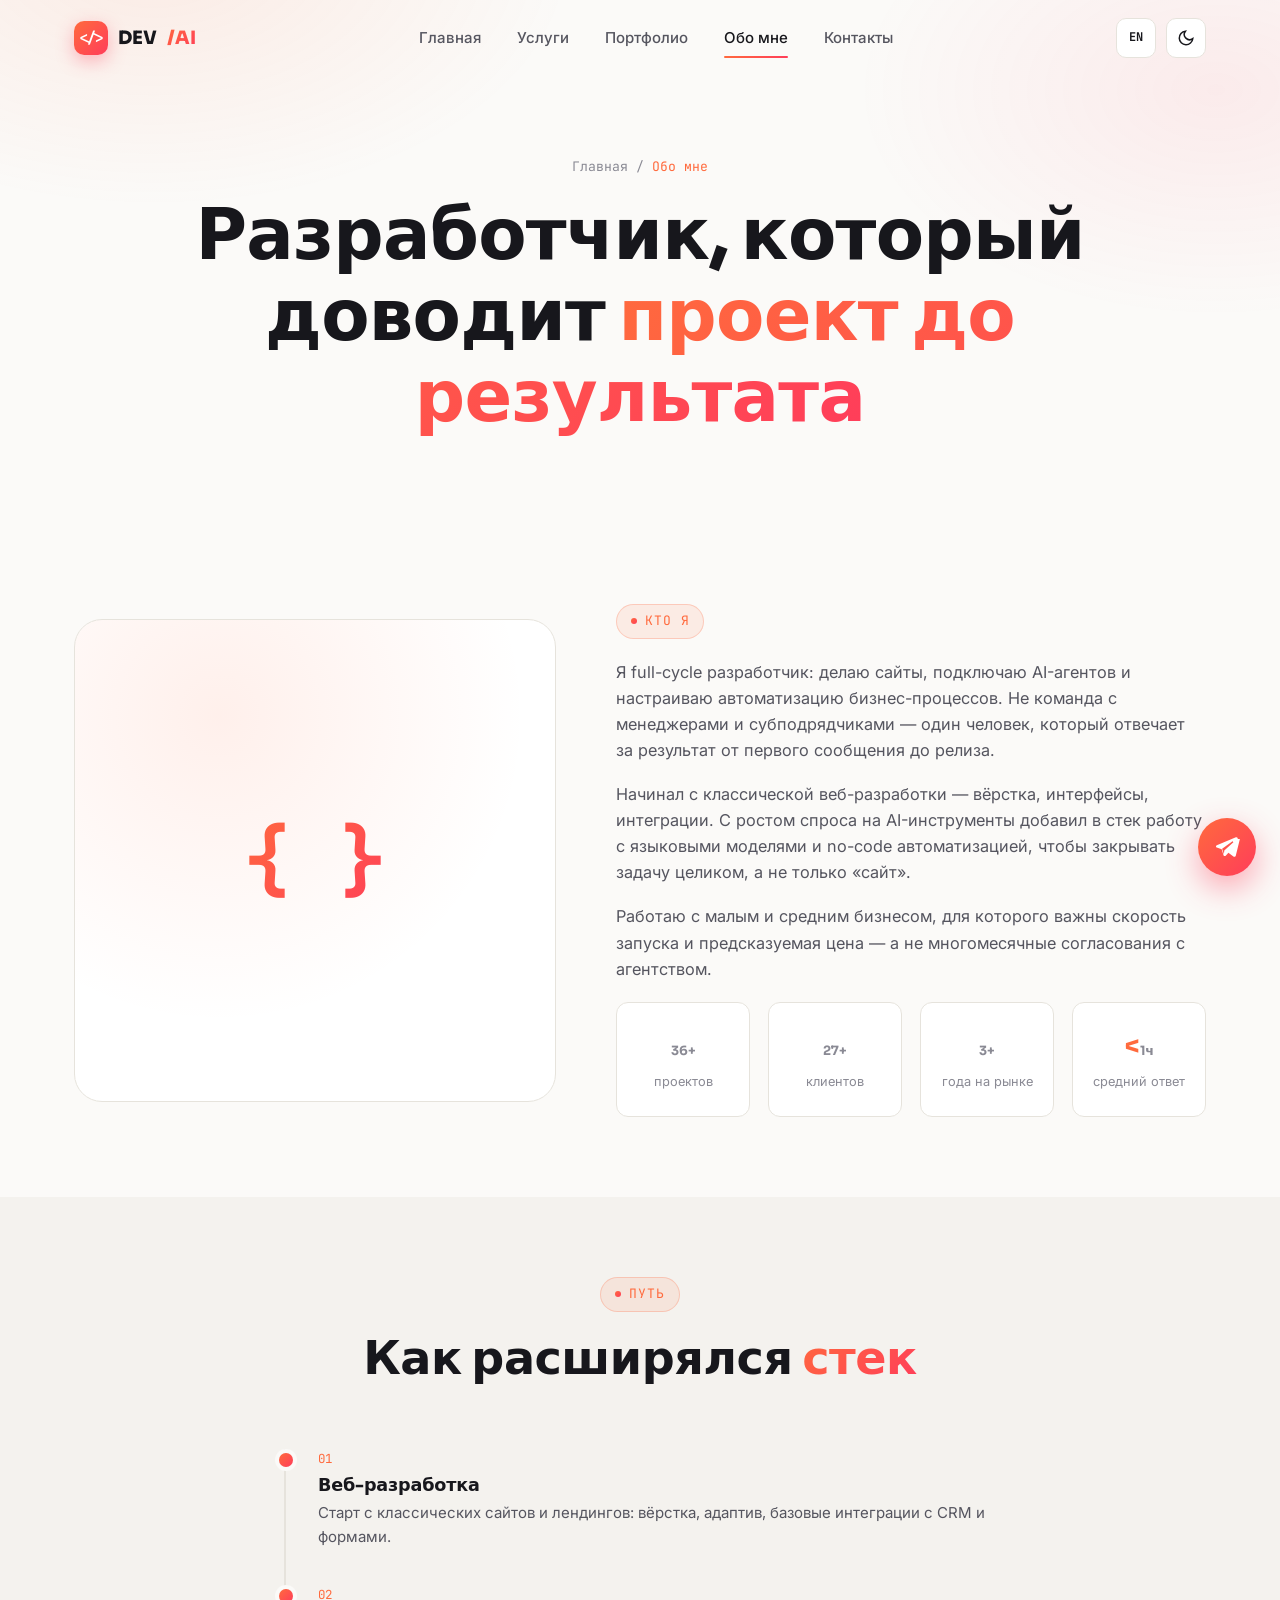
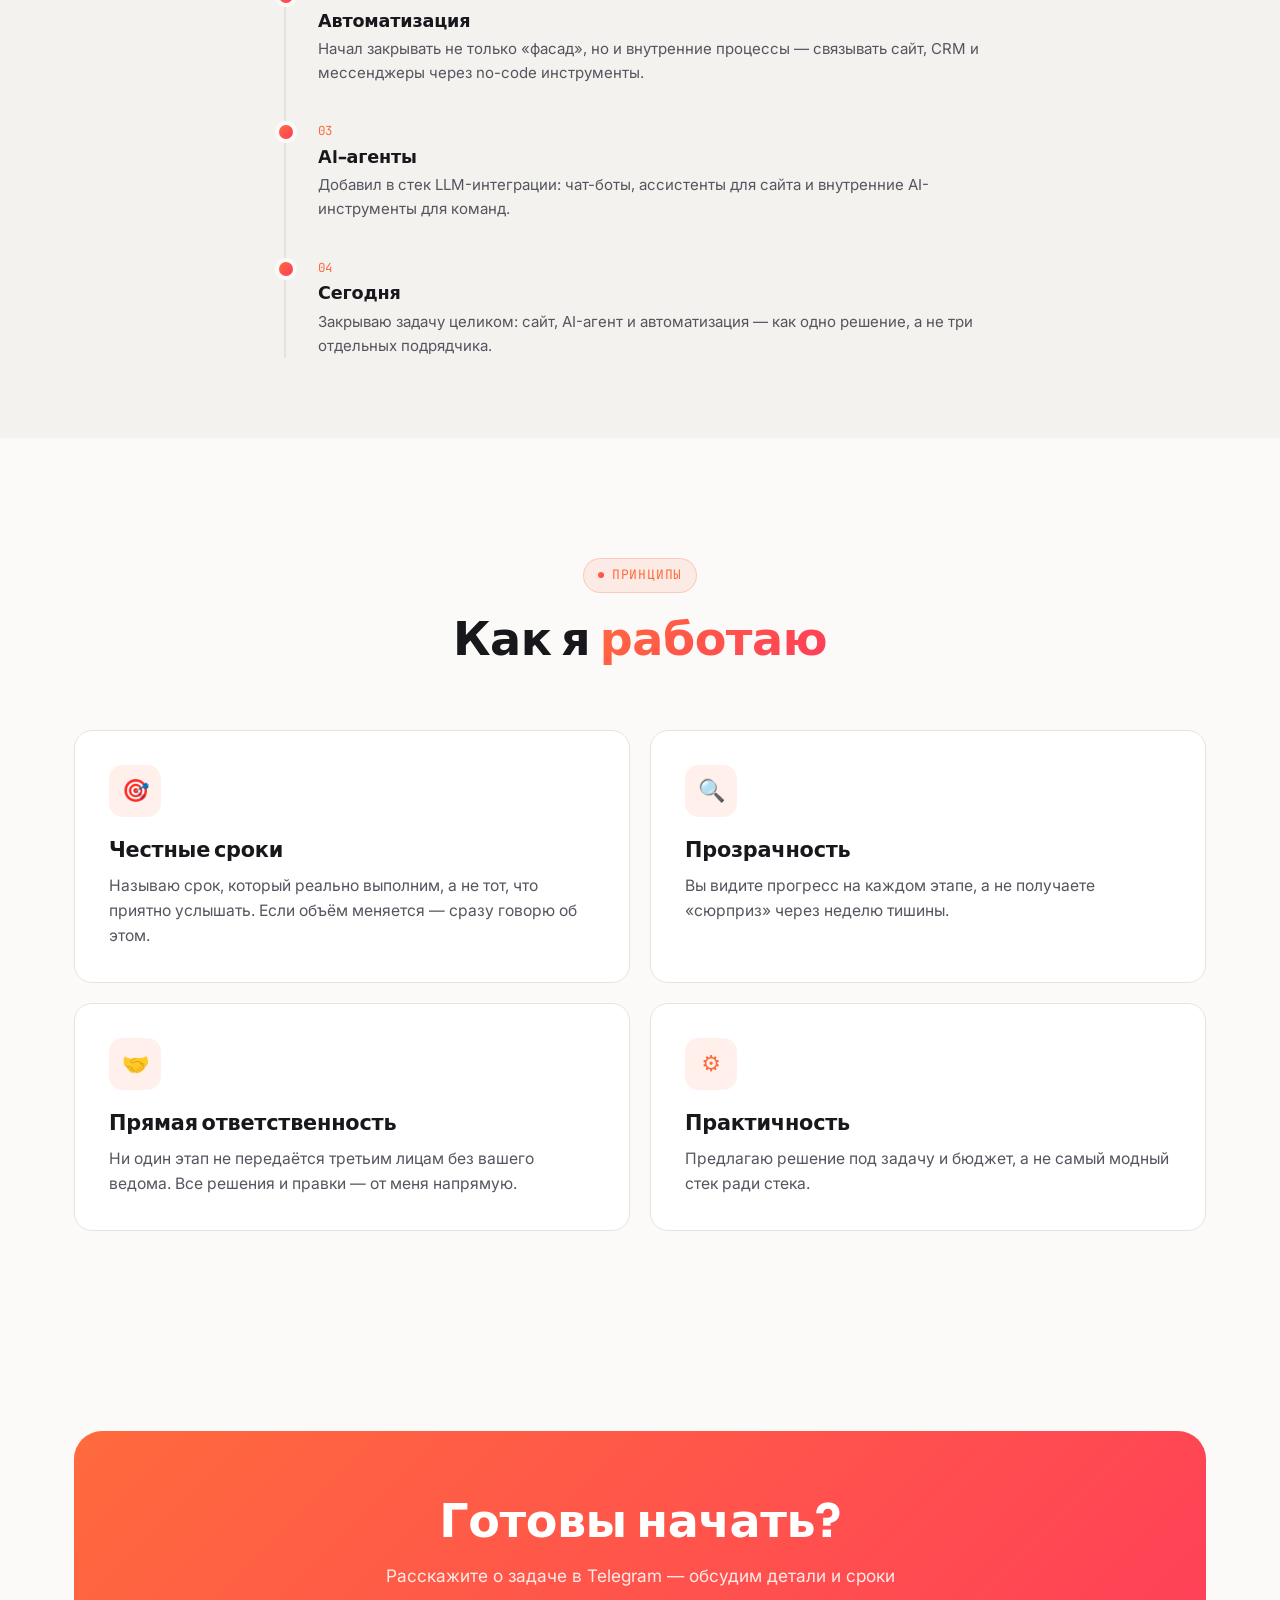
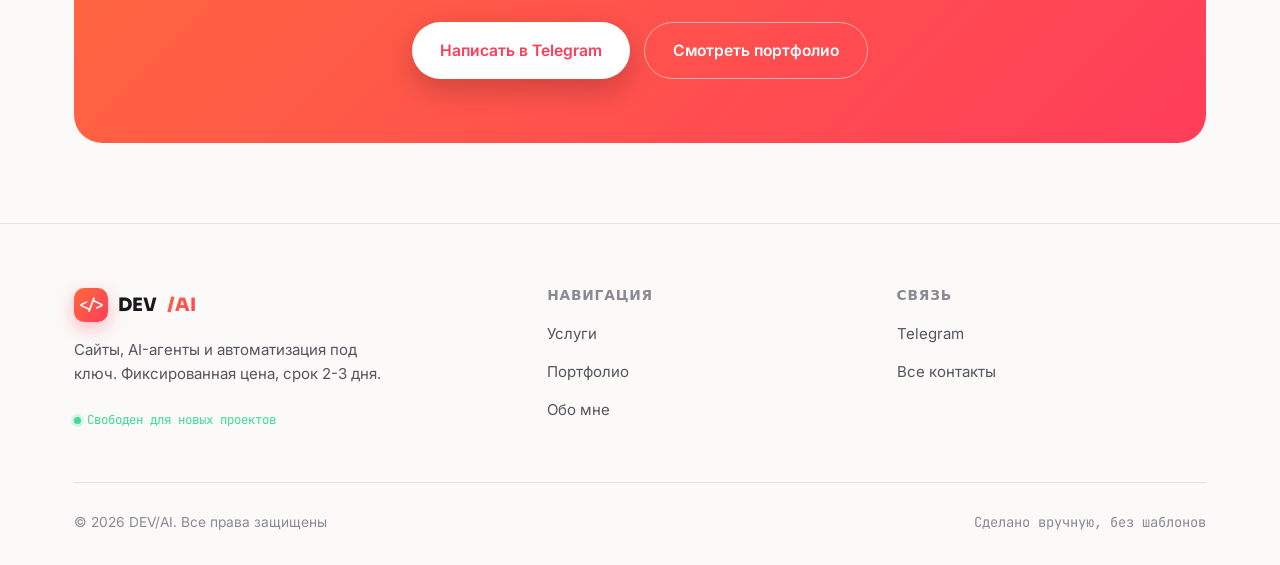
<file: about.html>
<!DOCTYPE html>
<html lang="ru">
<head>
<meta charset="UTF-8">
<meta name="viewport" content="width=device-width, initial-scale=1.0">
<title data-title-ru="Обо мне | Веб-разработчик и AI-инженер" data-title-en="About | Web Developer & AI Engineer">Обо мне | Веб-разработчик и AI-инженер</title>
<meta name="description" content="Full-cycle разработчик: сайты, AI-агенты и автоматизация в одних руках. Прямая связь, честные сроки, ответственность за результат." data-desc-ru="Full-cycle разработчик: сайты, AI-агенты и автоматизация в одних руках. Прямая связь, честные сроки, ответственность за результат." data-desc-en="A full-cycle developer: websites, AI agents and automation, all in one pair of hands. Direct contact, honest timelines, real accountability.">
<meta property="og:title" content="Обо мне">
<meta property="og:description" content="Full-cycle разработчик сайтов, AI-агентов и автоматизации.">
<meta property="og:type" content="website">
<meta property="og:image" content="favicon.svg">
<link rel="icon" href="favicon.svg" type="image/svg+xml">
<link rel="preconnect" href="https://fonts.googleapis.com">
<link rel="preconnect" href="https://fonts.gstatic.com" crossorigin>
<link rel="stylesheet" href="style.css">
</head>
<body class="lang-ru">

<!-- ================= NAV ================= -->
<header class="nav">
  <div class="container nav-inner">
    <a href="index.html" class="logo"><span class="logo-mark">&lt;/&gt;</span>DEV<span class="text-gradient">/AI</span></a>
    <nav class="nav-links">
      <a href="index.html"><span data-lang-block class="lang-ru">Главная</span><span data-lang-block class="lang-en">Home</span></a>
      <a href="services.html"><span data-lang-block class="lang-ru">Услуги</span><span data-lang-block class="lang-en">Services</span></a>
      <a href="portfolio.html"><span data-lang-block class="lang-ru">Портфолио</span><span data-lang-block class="lang-en">Portfolio</span></a>
      <a href="about.html" class="active"><span data-lang-block class="lang-ru">Обо мне</span><span data-lang-block class="lang-en">About</span></a>
      <a href="contacts.html"><span data-lang-block class="lang-ru">Контакты</span><span data-lang-block class="lang-en">Contacts</span></a>
    </nav>
    <div class="nav-actions">
      <button class="icon-btn" data-lang-toggle data-lang-btn aria-label="Switch language">EN</button>
      <button class="icon-btn" data-theme-toggle aria-label="Switch theme">
        <svg class="theme-icon-dark" viewBox="0 0 24 24" fill="none" stroke="currentColor" stroke-width="2"><circle cx="12" cy="12" r="4"/><path d="M12 2v2M12 20v2M4.9 4.9l1.4 1.4M17.7 17.7l1.4 1.4M2 12h2M20 12h2M4.9 19.1l1.4-1.4M17.7 6.3l1.4-1.4"/></svg>
        <svg class="theme-icon-light" viewBox="0 0 24 24" fill="none" stroke="currentColor" stroke-width="2"><path d="M21 12.8A9 9 0 1 1 11.2 3 7 7 0 0 0 21 12.8Z"/></svg>
      </button>
      <button class="icon-btn burger" aria-label="Menu">
        <svg viewBox="0 0 24 24" fill="none" stroke="currentColor" stroke-width="2"><path d="M4 7h16M4 12h16M4 17h16"/></svg>
      </button>
    </div>
  </div>
</header>

<div class="mobile-menu">
  <a href="index.html"><span data-lang-block class="lang-ru">Главная</span><span data-lang-block class="lang-en">Home</span></a>
  <a href="services.html"><span data-lang-block class="lang-ru">Услуги</span><span data-lang-block class="lang-en">Services</span></a>
  <a href="portfolio.html"><span data-lang-block class="lang-ru">Портфолио</span><span data-lang-block class="lang-en">Portfolio</span></a>
  <a href="about.html"><span data-lang-block class="lang-ru">Обо мне</span><span data-lang-block class="lang-en">About</span></a>
  <a href="contacts.html"><span data-lang-block class="lang-ru">Контакты</span><span data-lang-block class="lang-en">Contacts</span></a>
  <a href="#" class="btn btn-primary btn-block" data-telegram-link>
    <span data-lang-block class="lang-ru">Написать в Telegram</span><span data-lang-block class="lang-en">Message on Telegram</span>
  </a>
</div>

<!-- ================= PAGE HERO ================= -->
<section class="page-hero">
  <div class="container">
    <div class="breadcrumb"><span data-lang-block class="lang-ru">Главная</span><span data-lang-block class="lang-en">Home</span> / <span class="accent"><span data-lang-block class="lang-ru">Обо мне</span><span data-lang-block class="lang-en">About</span></span></div>
    <h1><span data-lang-block class="lang-ru">Разработчик, который доводит <span class="text-gradient">проект до результата</span></span><span data-lang-block class="lang-en">A developer who takes projects <span class="text-gradient">all the way to the result</span></span></h1>
  </div>
</section>

<!-- ================= STORY ================= -->
<section class="section section-tight">
  <div class="container about-grid">
    <div class="about-visual" data-reveal>
      <span class="big-glyph mono">{ }</span>
    </div>
    <div class="about-copy" data-reveal>
      <div class="eyebrow"><span data-lang-block class="lang-ru">Кто я</span><span data-lang-block class="lang-en">Who I am</span></div>
      <p><span data-lang-block class="lang-ru">Я full-cycle разработчик: делаю сайты, подключаю AI-агентов и настраиваю автоматизацию бизнес-процессов. Не команда с менеджерами и субподрядчиками — один человек, который отвечает за результат от первого сообщения до релиза.</span><span data-lang-block class="lang-en">I'm a full-cycle developer: I build websites, connect AI agents, and set up business process automation. Not a team with managers and subcontractors — one person accountable for the result from the first message to launch.</span></p>
      <p><span data-lang-block class="lang-ru">Начинал с классической веб-разработки — вёрстка, интерфейсы, интеграции. С ростом спроса на AI-инструменты добавил в стек работу с языковыми моделями и no-code автоматизацией, чтобы закрывать задачу целиком, а не только «сайт».</span><span data-lang-block class="lang-en">I started with classic web development — markup, interfaces, integrations. As demand for AI tools grew, I added LLM work and no-code automation to the stack, so I can solve the whole problem, not just "build a website."</span></p>
      <p><span data-lang-block class="lang-ru">Работаю с малым и средним бизнесом, для которого важны скорость запуска и предсказуемая цена — а не многомесячные согласования с агентством.</span><span data-lang-block class="lang-en">I work with small and mid-sized businesses that value fast launches and a predictable price — not months of back-and-forth with an agency.</span></p>
      <div class="fact-grid">
        <div class="fact-card"><strong><span data-counter="40" data-suffix="+">0</span></strong><span><span data-lang-block class="lang-ru">проектов</span><span data-lang-block class="lang-en">projects</span></span></div>
        <div class="fact-card"><strong><span data-counter="30" data-suffix="+">0</span></strong><span><span data-lang-block class="lang-ru">клиентов</span><span data-lang-block class="lang-en">clients</span></span></div>
        <div class="fact-card"><strong><span data-counter="3" data-suffix="+">0</span></strong><span><span data-lang-block class="lang-ru">года на рынке</span><span data-lang-block class="lang-en">years active</span></span></div>
        <div class="fact-card"><strong>&lt;<span data-counter="1" data-suffix="">0</span><span data-lang-block class="lang-ru">ч</span><span data-lang-block class="lang-en">h</span></strong><span><span data-lang-block class="lang-ru">средний ответ</span><span data-lang-block class="lang-en">avg. response</span></span></div>
      </div>
    </div>
  </div>
</section>

<!-- ================= TIMELINE ================= -->
<section class="section section-tight" style="background:var(--bg-alt)">
  <div class="container" style="max-width:760px">
    <div class="section-head" data-reveal>
      <div class="eyebrow"><span data-lang-block class="lang-ru">Путь</span><span data-lang-block class="lang-en">Journey</span></div>
      <h2><span data-lang-block class="lang-ru">Как расширялся <span class="text-gradient">стек</span></span><span data-lang-block class="lang-en">How the <span class="text-gradient">stack</span> grew</span></h2>
    </div>
    <div class="timeline" data-reveal>
      <div class="timeline-item">
        <span class="tl-date mono">01</span>
        <h3><span data-lang-block class="lang-ru">Веб-разработка</span><span data-lang-block class="lang-en">Web development</span></h3>
        <p><span data-lang-block class="lang-ru">Старт с классических сайтов и лендингов: вёрстка, адаптив, базовые интеграции с CRM и формами.</span><span data-lang-block class="lang-en">Started with classic sites and landing pages: markup, responsive layouts, basic CRM and form integrations.</span></p>
      </div>
      <div class="timeline-item">
        <span class="tl-date mono">02</span>
        <h3><span data-lang-block class="lang-ru">Автоматизация</span><span data-lang-block class="lang-en">Automation</span></h3>
        <p><span data-lang-block class="lang-ru">Начал закрывать не только «фасад», но и внутренние процессы — связывать сайт, CRM и мессенджеры через no-code инструменты.</span><span data-lang-block class="lang-en">Began covering not just the "front" but internal processes too — connecting websites, CRM and messengers via no-code tools.</span></p>
      </div>
      <div class="timeline-item">
        <span class="tl-date mono">03</span>
        <h3><span data-lang-block class="lang-ru">AI-агенты</span><span data-lang-block class="lang-en">AI agents</span></h3>
        <p><span data-lang-block class="lang-ru">Добавил в стек LLM-интеграции: чат-боты, ассистенты для сайта и внутренние AI-инструменты для команд.</span><span data-lang-block class="lang-en">Added LLM integrations to the stack: chatbots, website assistants, and internal AI tools for teams.</span></p>
      </div>
      <div class="timeline-item">
        <span class="tl-date mono">04</span>
        <h3><span data-lang-block class="lang-ru">Сегодня</span><span data-lang-block class="lang-en">Today</span></h3>
        <p><span data-lang-block class="lang-ru">Закрываю задачу целиком: сайт, AI-агент и автоматизация — как одно решение, а не три отдельных подрядчика.</span><span data-lang-block class="lang-en">I cover the whole task: website, AI agent and automation as one solution, not three separate vendors.</span></p>
      </div>
    </div>
  </div>
</section>

<!-- ================= VALUES ================= -->
<section class="section">
  <div class="container">
    <div class="section-head" data-reveal>
      <div class="eyebrow"><span data-lang-block class="lang-ru">Принципы</span><span data-lang-block class="lang-en">Principles</span></div>
      <h2><span data-lang-block class="lang-ru">Как я <span class="text-gradient">работаю</span></span><span data-lang-block class="lang-en">How I <span class="text-gradient">work</span></span></h2>
    </div>
    <div class="values-list">
      <div class="card" data-reveal>
        <div class="card-icon">🎯</div>
        <h3><span data-lang-block class="lang-ru">Честные сроки</span><span data-lang-block class="lang-en">Honest timelines</span></h3>
        <p><span data-lang-block class="lang-ru">Называю срок, который реально выполним, а не тот, что приятно услышать. Если объём меняется — сразу говорю об этом.</span><span data-lang-block class="lang-en">I quote a timeline I can actually hit, not one that just sounds nice. If scope changes, I say so immediately.</span></p>
      </div>
      <div class="card" data-reveal>
        <div class="card-icon">🔍</div>
        <h3><span data-lang-block class="lang-ru">Прозрачность</span><span data-lang-block class="lang-en">Transparency</span></h3>
        <p><span data-lang-block class="lang-ru">Вы видите прогресс на каждом этапе, а не получаете «сюрприз» через неделю тишины.</span><span data-lang-block class="lang-en">You see progress at every stage, not a "surprise" after a week of silence.</span></p>
      </div>
      <div class="card" data-reveal>
        <div class="card-icon">🤝</div>
        <h3><span data-lang-block class="lang-ru">Прямая ответственность</span><span data-lang-block class="lang-en">Direct accountability</span></h3>
        <p><span data-lang-block class="lang-ru">Ни один этап не передаётся третьим лицам без вашего ведома. Все решения и правки — от меня напрямую.</span><span data-lang-block class="lang-en">No stage is handed off to a third party without your knowledge. All decisions and fixes come from me directly.</span></p>
      </div>
      <div class="card" data-reveal>
        <div class="card-icon">⚙️</div>
        <h3><span data-lang-block class="lang-ru">Практичность</span><span data-lang-block class="lang-en">Practicality</span></h3>
        <p><span data-lang-block class="lang-ru">Предлагаю решение под задачу и бюджет, а не самый модный стек ради стека.</span><span data-lang-block class="lang-en">I suggest a solution that fits the task and budget, not the trendiest stack for its own sake.</span></p>
      </div>
    </div>
  </div>
</section>

<!-- ================= CTA ================= -->
<section class="section section-tight">
  <div class="container">
    <div class="cta-band" data-reveal>
      <h2><span data-lang-block class="lang-ru">Готовы начать?</span><span data-lang-block class="lang-en">Ready to start?</span></h2>
      <p><span data-lang-block class="lang-ru">Расскажите о задаче в Telegram — обсудим детали и сроки</span><span data-lang-block class="lang-en">Tell me about your task on Telegram — let's discuss details and timeline</span></p>
      <div class="cta-actions">
        <a href="#" class="btn btn-primary" data-telegram-link>
          <span data-lang-block class="lang-ru">Написать в Telegram</span><span data-lang-block class="lang-en">Message on Telegram</span>
        </a>
        <a href="portfolio.html" class="btn btn-ghost"><span data-lang-block class="lang-ru">Смотреть портфолио</span><span data-lang-block class="lang-en">View portfolio</span></a>
      </div>
    </div>
  </div>
</section>

<!-- ================= FOOTER ================= -->
<footer class="footer">
  <div class="container">
    <div class="footer-top">
      <div class="footer-brand">
        <a href="index.html" class="logo"><span class="logo-mark">&lt;/&gt;</span>DEV<span class="text-gradient">/AI</span></a>
        <p><span data-lang-block class="lang-ru">Сайты, AI-агенты и автоматизация под ключ. Фиксированная цена, срок 2-3 дня.</span><span data-lang-block class="lang-en">End-to-end websites, AI agents and automation. Fixed price, 2-3 day delivery.</span></p>
        <span class="badge-live"><span data-lang-block class="lang-ru">Свободен для новых проектов</span><span data-lang-block class="lang-en">Available for new projects</span></span>
      </div>
      <div>
        <h4><span data-lang-block class="lang-ru">Навигация</span><span data-lang-block class="lang-en">Navigation</span></h4>
        <ul>
          <li><a href="services.html"><span data-lang-block class="lang-ru">Услуги</span><span data-lang-block class="lang-en">Services</span></a></li>
          <li><a href="portfolio.html"><span data-lang-block class="lang-ru">Портфолио</span><span data-lang-block class="lang-en">Portfolio</span></a></li>
          <li><a href="about.html"><span data-lang-block class="lang-ru">Обо мне</span><span data-lang-block class="lang-en">About</span></a></li>
        </ul>
      </div>
      <div>
        <h4><span data-lang-block class="lang-ru">Связь</span><span data-lang-block class="lang-en">Contact</span></h4>
        <ul>
          <li><a href="#" data-telegram-link>Telegram</a></li>
          <li><a href="contacts.html"><span data-lang-block class="lang-ru">Все контакты</span><span data-lang-block class="lang-en">All contacts</span></a></li>
        </ul>
      </div>
    </div>
    <div class="footer-bottom">
      <span>© <span data-year>2026</span> DEV/AI. <span data-lang-block class="lang-ru">Все права защищены</span><span data-lang-block class="lang-en">All rights reserved</span></span>
      <span class="mono"><span data-lang-block class="lang-ru">Сделано вручную, без шаблонов</span><span data-lang-block class="lang-en">Handcrafted, no templates</span></span>
    </div>
  </div>
</footer>

<!-- ================= TELEGRAM FAB + CHAT ================= -->
<a href="#" class="fab-telegram" data-chat-toggle aria-label="Chat">
  <svg viewBox="0 0 24 24" fill="currentColor"><path d="M21.9 4.6c.3-1-.7-1.9-1.7-1.5L2.6 10.3c-1 .4-1 1.8 0 2.2l4.5 1.5 1.7 5.6c.3.9 1.4 1.1 2 .4l2.5-2.6 4.6 3.4c.8.6 2 .2 2.2-.8l3.8-15.4Zm-4 3-8.4 7.6-.4 3.6-1.6-5.3 9.6-6.8c.3-.2.6.2.3.5Z"/></svg>
</a>
<div class="chat-panel" data-chat-panel>
  <div class="chat-head">
    <div class="chat-avatar">AI</div>
    <div>
      <strong><span data-lang-block class="lang-ru">Быстрый вопрос?</span><span data-lang-block class="lang-en">Quick question?</span></strong>
      <small><span data-lang-block class="lang-ru">Обычно отвечаю в течение часа</span><span data-lang-block class="lang-en">Usually reply within an hour</span></small>
    </div>
    <button data-chat-close style="margin-left:auto;font-size:20px;line-height:1">×</button>
  </div>
  <div class="chat-body">
    <div class="chat-msg"><span data-lang-block class="lang-ru">Привет! Расскажите пару слов о задаче — и я отвечу в Telegram.</span><span data-lang-block class="lang-en">Hi! Tell me a bit about your task and I'll reply on Telegram.</span></div>
  </div>
  <form class="chat-form" data-chat-form>
    <textarea data-chat-input placeholder="..." required></textarea>
    <button type="submit" aria-label="Send">
      <svg viewBox="0 0 24 24" fill="none" stroke="currentColor" stroke-width="2"><path d="M22 2 11 13M22 2l-7 20-4-9-9-4 20-7Z"/></svg>
    </button>
  </form>
</div>

<script src="app.js" defer></script>
</body>
</html>
</file>
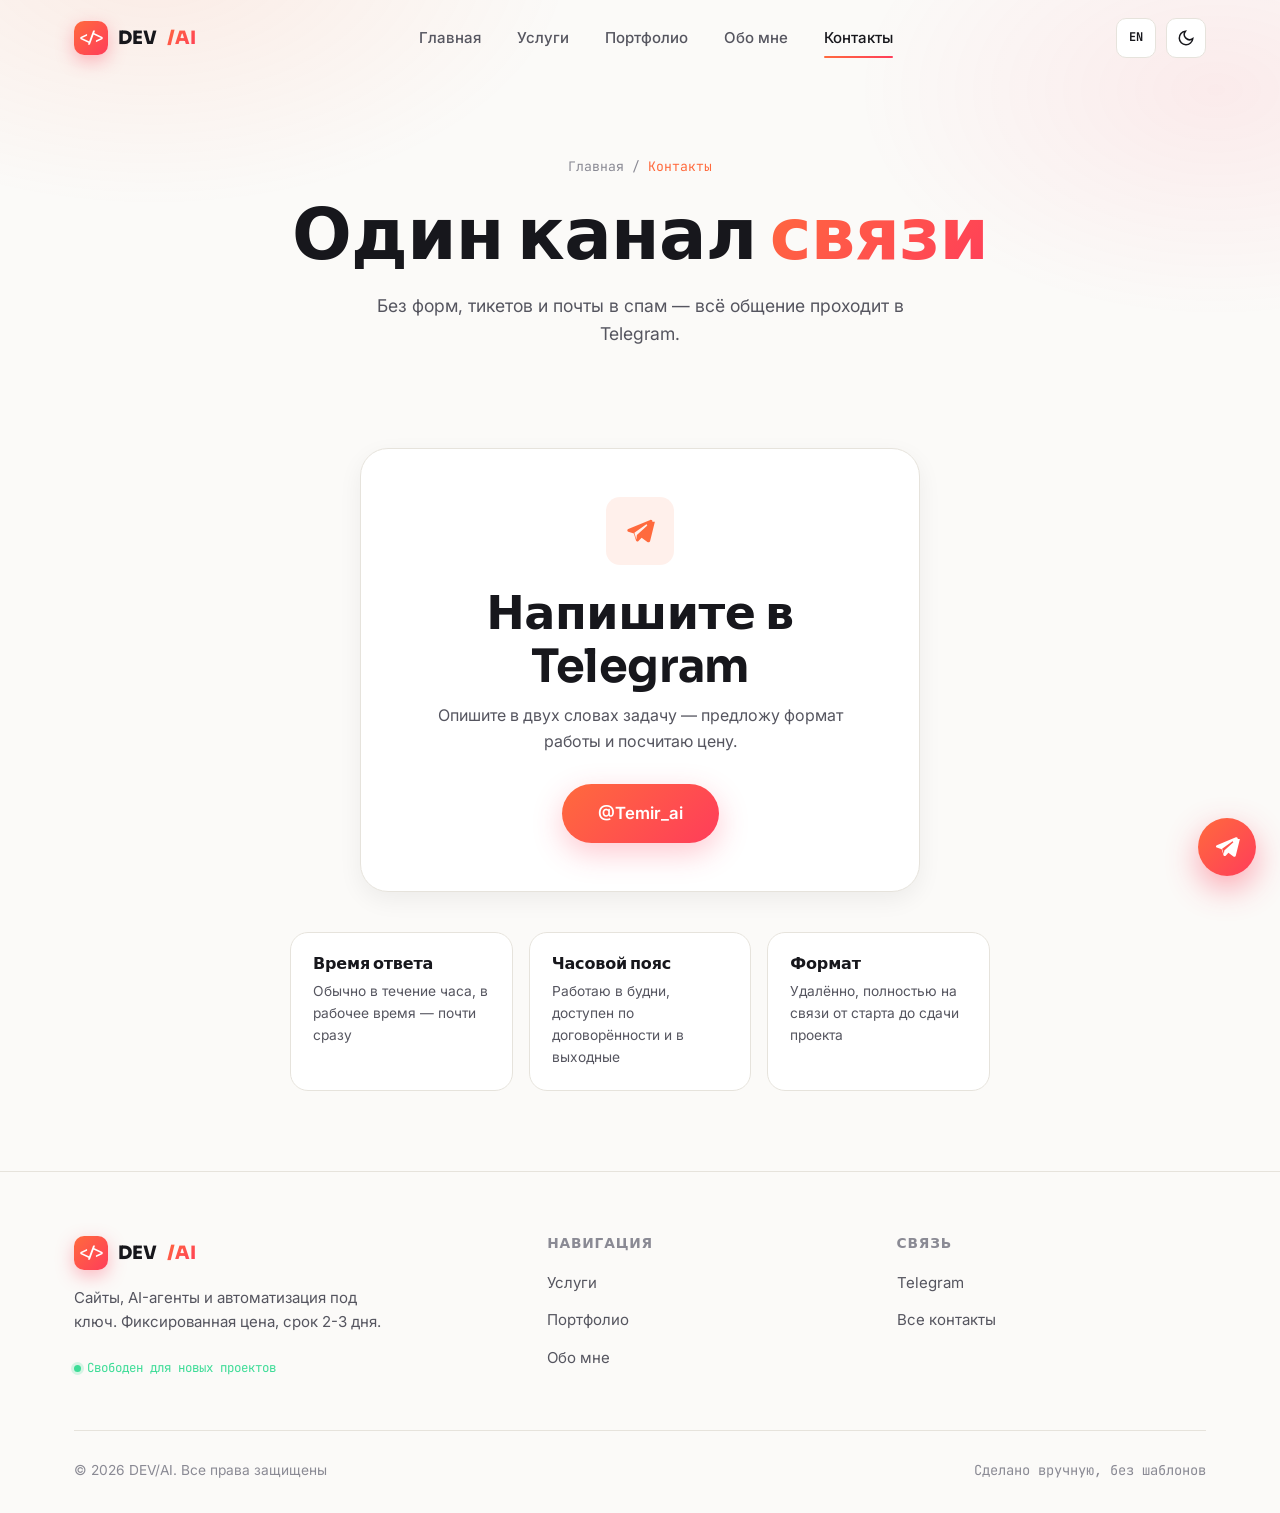
<file: contacts.html>
<!DOCTYPE html>
<html lang="ru">
<head>
<meta charset="UTF-8">
<meta name="viewport" content="width=device-width, initial-scale=1.0">
<title data-title-ru="Контакты | Написать в Telegram" data-title-en="Contacts | Message on Telegram">Контакты | Написать в Telegram</title>
<meta name="description" content="Единственный канал связи — Telegram. Пишите с описанием задачи, отвечаю обычно в течение часа." data-desc-ru="Единственный канал связи — Telegram. Пишите с описанием задачи, отвечаю обычно в течение часа." data-desc-en="The only contact channel is Telegram. Message with a short description of your task — I usually reply within an hour.">
<meta property="og:title" content="Контакты">
<meta property="og:description" content="Пишите в Telegram — отвечаю в течение часа.">
<meta property="og:type" content="website">
<meta property="og:image" content="favicon.svg">
<link rel="icon" href="favicon.svg" type="image/svg+xml">
<link rel="preconnect" href="https://fonts.googleapis.com">
<link rel="preconnect" href="https://fonts.gstatic.com" crossorigin>
<link rel="stylesheet" href="style.css">
</head>
<body class="lang-ru">

<!-- ================= NAV ================= -->
<header class="nav">
  <div class="container nav-inner">
    <a href="index.html" class="logo"><span class="logo-mark">&lt;/&gt;</span>DEV<span class="text-gradient">/AI</span></a>
    <nav class="nav-links">
      <a href="index.html"><span data-lang-block class="lang-ru">Главная</span><span data-lang-block class="lang-en">Home</span></a>
      <a href="services.html"><span data-lang-block class="lang-ru">Услуги</span><span data-lang-block class="lang-en">Services</span></a>
      <a href="portfolio.html"><span data-lang-block class="lang-ru">Портфолио</span><span data-lang-block class="lang-en">Portfolio</span></a>
      <a href="about.html"><span data-lang-block class="lang-ru">Обо мне</span><span data-lang-block class="lang-en">About</span></a>
      <a href="contacts.html" class="active"><span data-lang-block class="lang-ru">Контакты</span><span data-lang-block class="lang-en">Contacts</span></a>
    </nav>
    <div class="nav-actions">
      <button class="icon-btn" data-lang-toggle data-lang-btn aria-label="Switch language">EN</button>
      <button class="icon-btn" data-theme-toggle aria-label="Switch theme">
        <svg class="theme-icon-dark" viewBox="0 0 24 24" fill="none" stroke="currentColor" stroke-width="2"><circle cx="12" cy="12" r="4"/><path d="M12 2v2M12 20v2M4.9 4.9l1.4 1.4M17.7 17.7l1.4 1.4M2 12h2M20 12h2M4.9 19.1l1.4-1.4M17.7 6.3l1.4-1.4"/></svg>
        <svg class="theme-icon-light" viewBox="0 0 24 24" fill="none" stroke="currentColor" stroke-width="2"><path d="M21 12.8A9 9 0 1 1 11.2 3 7 7 0 0 0 21 12.8Z"/></svg>
      </button>
      <button class="icon-btn burger" aria-label="Menu">
        <svg viewBox="0 0 24 24" fill="none" stroke="currentColor" stroke-width="2"><path d="M4 7h16M4 12h16M4 17h16"/></svg>
      </button>
    </div>
  </div>
</header>

<div class="mobile-menu">
  <a href="index.html"><span data-lang-block class="lang-ru">Главная</span><span data-lang-block class="lang-en">Home</span></a>
  <a href="services.html"><span data-lang-block class="lang-ru">Услуги</span><span data-lang-block class="lang-en">Services</span></a>
  <a href="portfolio.html"><span data-lang-block class="lang-ru">Портфолио</span><span data-lang-block class="lang-en">Portfolio</span></a>
  <a href="about.html"><span data-lang-block class="lang-ru">Обо мне</span><span data-lang-block class="lang-en">About</span></a>
  <a href="contacts.html"><span data-lang-block class="lang-ru">Контакты</span><span data-lang-block class="lang-en">Contacts</span></a>
  <a href="#" class="btn btn-primary btn-block" data-telegram-link>
    <span data-lang-block class="lang-ru">Написать в Telegram</span><span data-lang-block class="lang-en">Message on Telegram</span>
  </a>
</div>

<!-- ================= PAGE HERO ================= -->
<section class="page-hero" style="padding-bottom:20px">
  <div class="container">
    <div class="breadcrumb"><span data-lang-block class="lang-ru">Главная</span><span data-lang-block class="lang-en">Home</span> / <span class="accent"><span data-lang-block class="lang-ru">Контакты</span><span data-lang-block class="lang-en">Contacts</span></span></div>
    <h1><span data-lang-block class="lang-ru">Один канал <span class="text-gradient">связи</span></span><span data-lang-block class="lang-en">One <span class="text-gradient">contact channel</span></span></h1>
    <p><span data-lang-block class="lang-ru">Без форм, тикетов и почты в спам — всё общение проходит в Telegram.</span><span data-lang-block class="lang-en">No forms, tickets or email lost in spam — all communication happens on Telegram.</span></p>
  </div>
</section>

<!-- ================= CONTACT CARD ================= -->
<section class="section section-tight">
  <div class="container">
    <div class="contact-card" data-reveal>
      <div class="card-icon">
        <svg width="30" height="30" viewBox="0 0 24 24" fill="currentColor"><path d="M21.9 4.6c.3-1-.7-1.9-1.7-1.5L2.6 10.3c-1 .4-1 1.8 0 2.2l4.5 1.5 1.7 5.6c.3.9 1.4 1.1 2 .4l2.5-2.6 4.6 3.4c.8.6 2 .2 2.2-.8l3.8-15.4Zm-4 3-8.4 7.6-.4 3.6-1.6-5.3 9.6-6.8c.3-.2.6.2.3.5Z"/></svg>
      </div>
      <h2><span data-lang-block class="lang-ru">Напишите в Telegram</span><span data-lang-block class="lang-en">Message on Telegram</span></h2>
      <p><span data-lang-block class="lang-ru">Опишите в двух словах задачу — предложу формат работы и посчитаю цену.</span><span data-lang-block class="lang-en">Briefly describe your task — I'll suggest a format and quote a price.</span></p>
      <a href="#" class="btn btn-primary" data-telegram-link style="padding:16px 36px;font-size:1.05rem">
        <span data-telegram-user>@yourusername</span>
      </a>
    </div>

    <div class="contact-info">
      <div class="card" data-reveal>
        <h4><span data-lang-block class="lang-ru">Время ответа</span><span data-lang-block class="lang-en">Response time</span></h4>
        <p><span data-lang-block class="lang-ru">Обычно в течение часа, в рабочее время — почти сразу</span><span data-lang-block class="lang-en">Usually within an hour, near-instant during working hours</span></p>
      </div>
      <div class="card" data-reveal>
        <h4><span data-lang-block class="lang-ru">Часовой пояс</span><span data-lang-block class="lang-en">Timezone</span></h4>
        <p><span data-lang-block class="lang-ru">Работаю в будни, доступен по договорённости и в выходные</span><span data-lang-block class="lang-en">Working on weekdays, available on weekends by arrangement</span></p>
      </div>
      <div class="card" data-reveal>
        <h4><span data-lang-block class="lang-ru">Формат</span><span data-lang-block class="lang-en">Format</span></h4>
        <p><span data-lang-block class="lang-ru">Удалённо, полностью на связи от старта до сдачи проекта</span><span data-lang-block class="lang-en">Fully remote, in touch from kickoff to delivery</span></p>
      </div>
    </div>
  </div>
</section>

<!-- ================= FOOTER ================= -->
<footer class="footer">
  <div class="container">
    <div class="footer-top">
      <div class="footer-brand">
        <a href="index.html" class="logo"><span class="logo-mark">&lt;/&gt;</span>DEV<span class="text-gradient">/AI</span></a>
        <p><span data-lang-block class="lang-ru">Сайты, AI-агенты и автоматизация под ключ. Фиксированная цена, срок 2-3 дня.</span><span data-lang-block class="lang-en">End-to-end websites, AI agents and automation. Fixed price, 2-3 day delivery.</span></p>
        <span class="badge-live"><span data-lang-block class="lang-ru">Свободен для новых проектов</span><span data-lang-block class="lang-en">Available for new projects</span></span>
      </div>
      <div>
        <h4><span data-lang-block class="lang-ru">Навигация</span><span data-lang-block class="lang-en">Navigation</span></h4>
        <ul>
          <li><a href="services.html"><span data-lang-block class="lang-ru">Услуги</span><span data-lang-block class="lang-en">Services</span></a></li>
          <li><a href="portfolio.html"><span data-lang-block class="lang-ru">Портфолио</span><span data-lang-block class="lang-en">Portfolio</span></a></li>
          <li><a href="about.html"><span data-lang-block class="lang-ru">Обо мне</span><span data-lang-block class="lang-en">About</span></a></li>
        </ul>
      </div>
      <div>
        <h4><span data-lang-block class="lang-ru">Связь</span><span data-lang-block class="lang-en">Contact</span></h4>
        <ul>
          <li><a href="#" data-telegram-link>Telegram</a></li>
          <li><a href="contacts.html"><span data-lang-block class="lang-ru">Все контакты</span><span data-lang-block class="lang-en">All contacts</span></a></li>
        </ul>
      </div>
    </div>
    <div class="footer-bottom">
      <span>© <span data-year>2026</span> DEV/AI. <span data-lang-block class="lang-ru">Все права защищены</span><span data-lang-block class="lang-en">All rights reserved</span></span>
      <span class="mono"><span data-lang-block class="lang-ru">Сделано вручную, без шаблонов</span><span data-lang-block class="lang-en">Handcrafted, no templates</span></span>
    </div>
  </div>
</footer>

<!-- ================= TELEGRAM FAB + CHAT ================= -->
<a href="#" class="fab-telegram" data-chat-toggle aria-label="Chat">
  <svg viewBox="0 0 24 24" fill="currentColor"><path d="M21.9 4.6c.3-1-.7-1.9-1.7-1.5L2.6 10.3c-1 .4-1 1.8 0 2.2l4.5 1.5 1.7 5.6c.3.9 1.4 1.1 2 .4l2.5-2.6 4.6 3.4c.8.6 2 .2 2.2-.8l3.8-15.4Zm-4 3-8.4 7.6-.4 3.6-1.6-5.3 9.6-6.8c.3-.2.6.2.3.5Z"/></svg>
</a>
<div class="chat-panel" data-chat-panel>
  <div class="chat-head">
    <div class="chat-avatar">AI</div>
    <div>
      <strong><span data-lang-block class="lang-ru">Быстрый вопрос?</span><span data-lang-block class="lang-en">Quick question?</span></strong>
      <small><span data-lang-block class="lang-ru">Обычно отвечаю в течение часа</span><span data-lang-block class="lang-en">Usually reply within an hour</span></small>
    </div>
    <button data-chat-close style="margin-left:auto;font-size:20px;line-height:1">×</button>
  </div>
  <div class="chat-body">
    <div class="chat-msg"><span data-lang-block class="lang-ru">Привет! Расскажите пару слов о задаче — и я отвечу в Telegram.</span><span data-lang-block class="lang-en">Hi! Tell me a bit about your task and I'll reply on Telegram.</span></div>
  </div>
  <form class="chat-form" data-chat-form>
    <textarea data-chat-input placeholder="..." required></textarea>
    <button type="submit" aria-label="Send">
      <svg viewBox="0 0 24 24" fill="none" stroke="currentColor" stroke-width="2"><path d="M22 2 11 13M22 2l-7 20-4-9-9-4 20-7Z"/></svg>
    </button>
  </form>
</div>

<script src="app.js" defer></script>
</body>
</html>
</file>
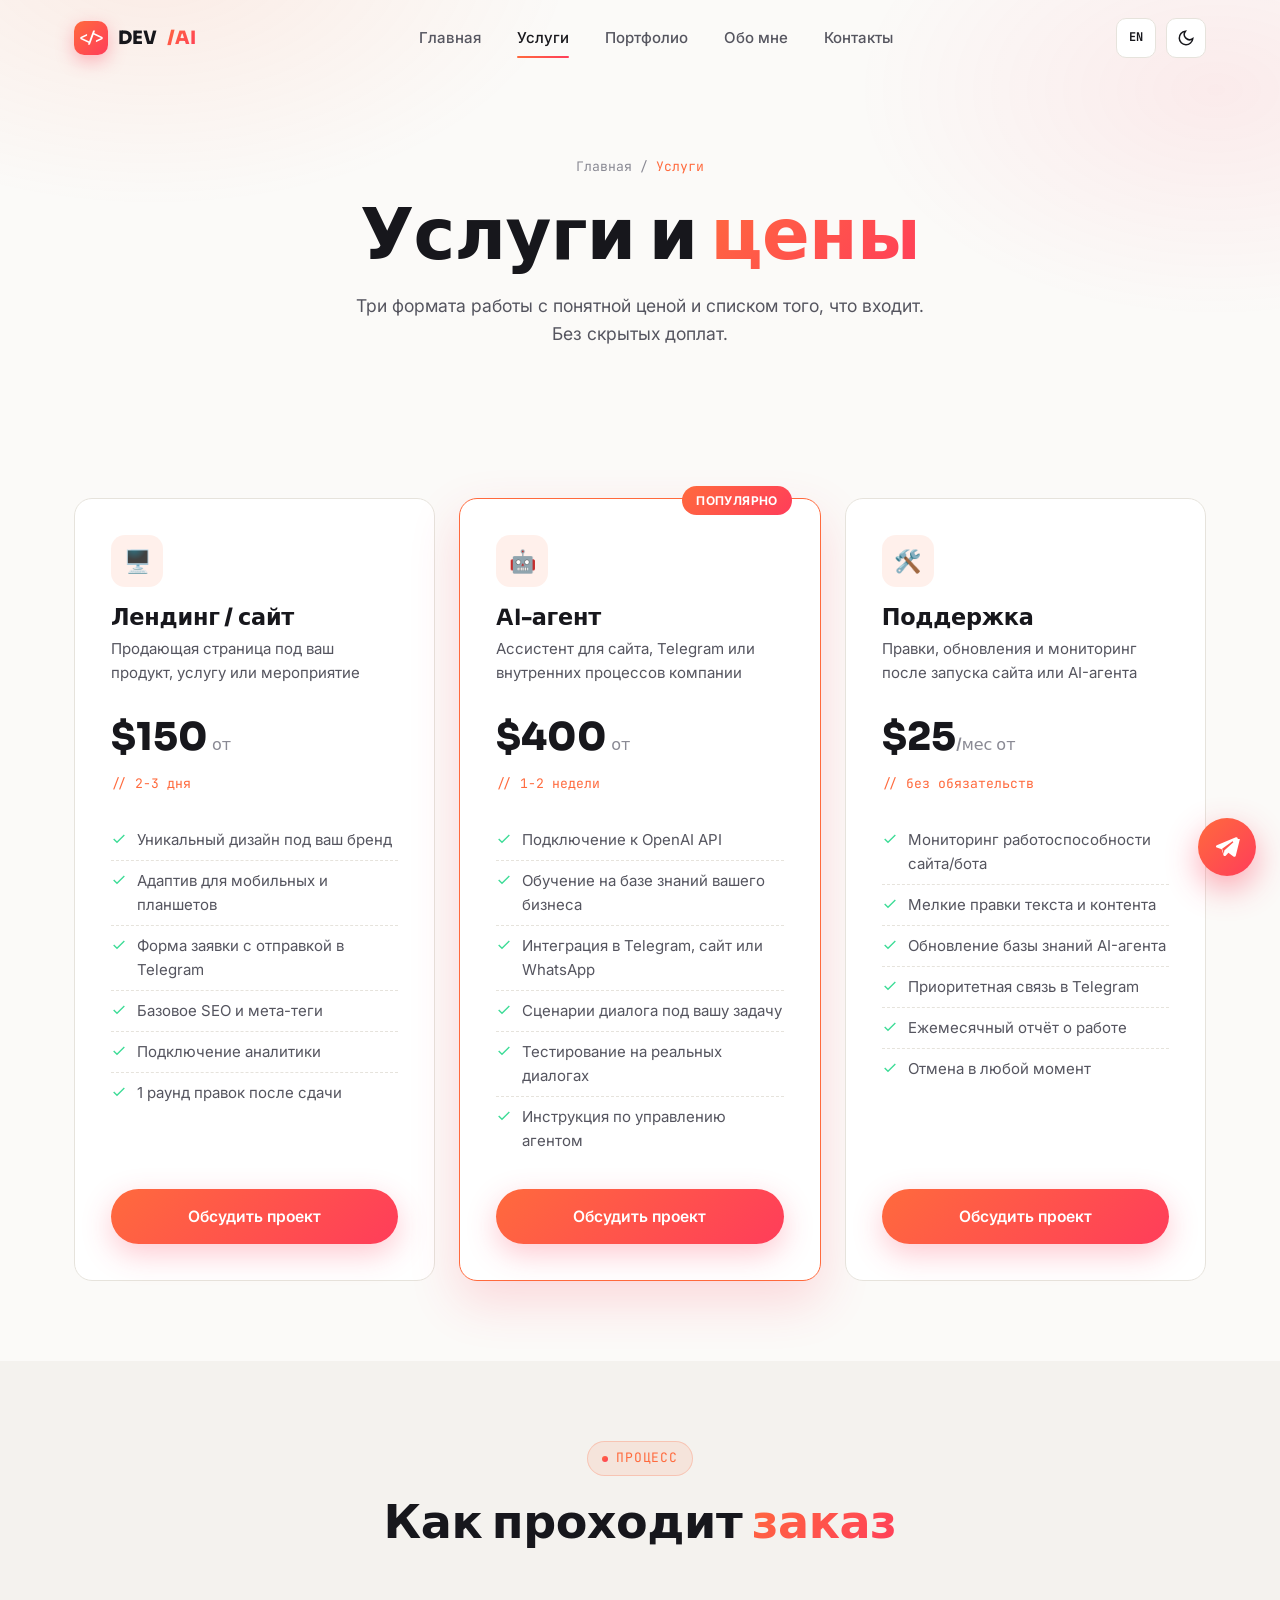
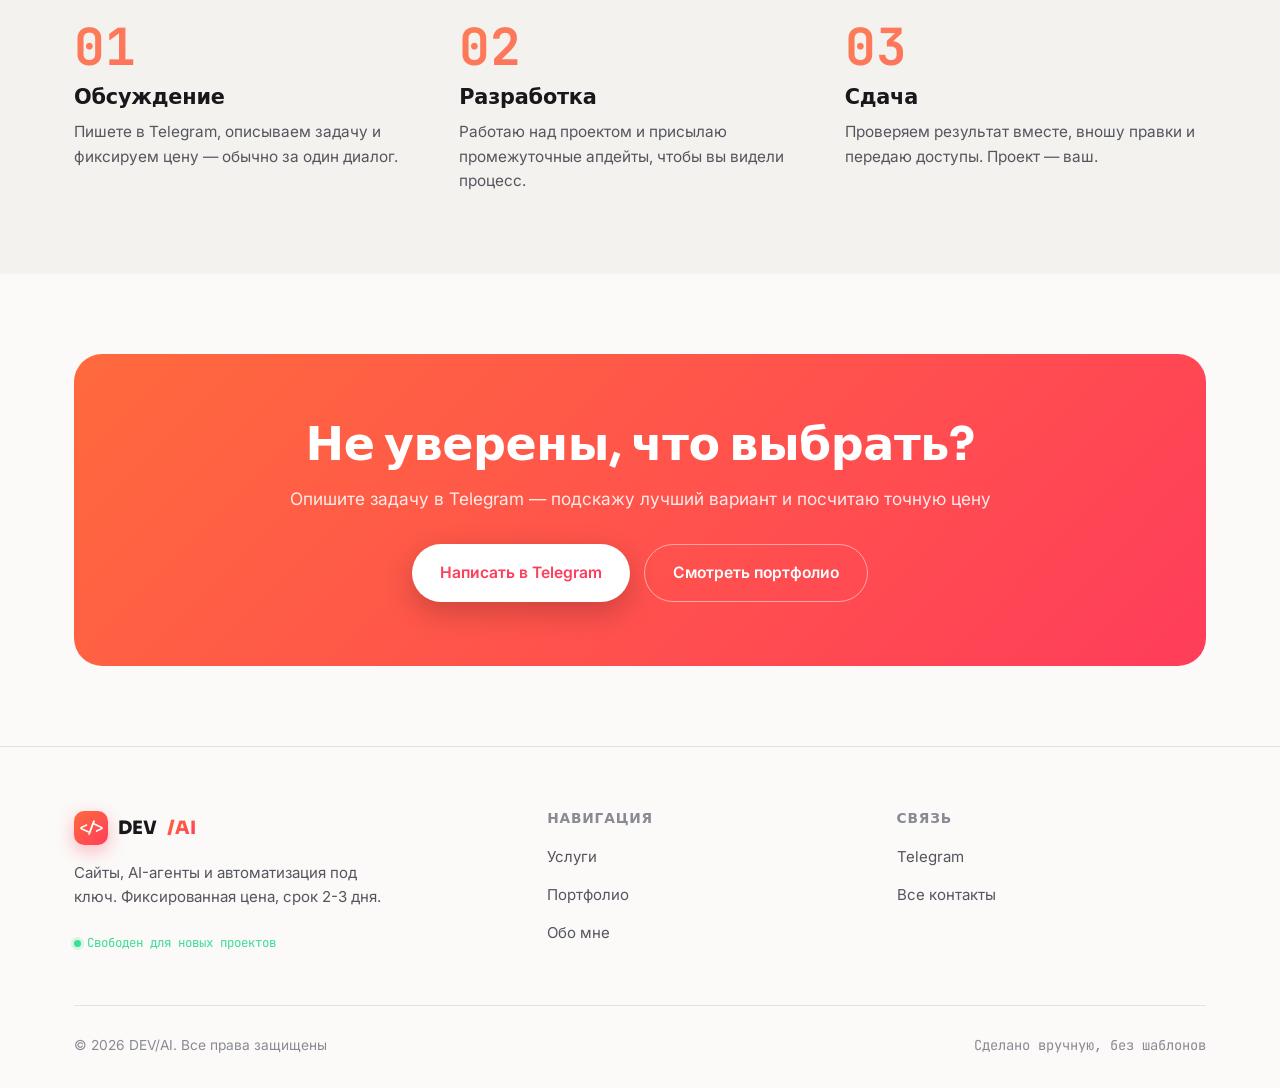
<file: services.html>
<!DOCTYPE html>
<html lang="ru">
<head>
<meta charset="UTF-8">
<meta name="viewport" content="width=device-width, initial-scale=1.0">
<title data-title-ru="Услуги и цены | Сайты, AI-агенты, поддержка" data-title-en="Services & Pricing | Websites, AI Agents, Support">Услуги и цены | Сайты, AI-агенты, поддержка</title>
<meta name="description" content="Три формата работы: лендинг от $150, AI-агент от $400, поддержка от $25/мес. Фиксированная цена и понятный список того, что входит." data-desc-ru="Три формата работы: лендинг от $150, AI-агент от $400, поддержка от $25/мес. Фиксированная цена и понятный список того, что входит." data-desc-en="Three ways to work together: landing page from $150, AI agent from $400, support from $25/mo. Fixed price, clear scope.">
<meta property="og:title" content="Услуги и цены">
<meta property="og:description" content="Лендинг от $150, AI-агент от $400, поддержка от $25/мес.">
<meta property="og:type" content="website">
<meta property="og:image" content="favicon.svg">
<link rel="icon" href="favicon.svg" type="image/svg+xml">
<link rel="preconnect" href="https://fonts.googleapis.com">
<link rel="preconnect" href="https://fonts.gstatic.com" crossorigin>
<link rel="stylesheet" href="style.css">
</head>
<body class="lang-ru">

<!-- ================= NAV ================= -->
<header class="nav">
  <div class="container nav-inner">
    <a href="index.html" class="logo"><span class="logo-mark">&lt;/&gt;</span>DEV<span class="text-gradient">/AI</span></a>
    <nav class="nav-links">
      <a href="index.html"><span data-lang-block class="lang-ru">Главная</span><span data-lang-block class="lang-en">Home</span></a>
      <a href="services.html" class="active"><span data-lang-block class="lang-ru">Услуги</span><span data-lang-block class="lang-en">Services</span></a>
      <a href="portfolio.html"><span data-lang-block class="lang-ru">Портфолио</span><span data-lang-block class="lang-en">Portfolio</span></a>
      <a href="about.html"><span data-lang-block class="lang-ru">Обо мне</span><span data-lang-block class="lang-en">About</span></a>
      <a href="contacts.html"><span data-lang-block class="lang-ru">Контакты</span><span data-lang-block class="lang-en">Contacts</span></a>
    </nav>
    <div class="nav-actions">
      <button class="icon-btn" data-lang-toggle data-lang-btn aria-label="Switch language">EN</button>
      <button class="icon-btn" data-theme-toggle aria-label="Switch theme">
        <svg class="theme-icon-dark" viewBox="0 0 24 24" fill="none" stroke="currentColor" stroke-width="2"><circle cx="12" cy="12" r="4"/><path d="M12 2v2M12 20v2M4.9 4.9l1.4 1.4M17.7 17.7l1.4 1.4M2 12h2M20 12h2M4.9 19.1l1.4-1.4M17.7 6.3l1.4-1.4"/></svg>
        <svg class="theme-icon-light" viewBox="0 0 24 24" fill="none" stroke="currentColor" stroke-width="2"><path d="M21 12.8A9 9 0 1 1 11.2 3 7 7 0 0 0 21 12.8Z"/></svg>
      </button>
      <button class="icon-btn burger" aria-label="Menu">
        <svg viewBox="0 0 24 24" fill="none" stroke="currentColor" stroke-width="2"><path d="M4 7h16M4 12h16M4 17h16"/></svg>
      </button>
    </div>
  </div>
</header>

<div class="mobile-menu">
  <a href="index.html"><span data-lang-block class="lang-ru">Главная</span><span data-lang-block class="lang-en">Home</span></a>
  <a href="services.html"><span data-lang-block class="lang-ru">Услуги</span><span data-lang-block class="lang-en">Services</span></a>
  <a href="portfolio.html"><span data-lang-block class="lang-ru">Портфолио</span><span data-lang-block class="lang-en">Portfolio</span></a>
  <a href="about.html"><span data-lang-block class="lang-ru">Обо мне</span><span data-lang-block class="lang-en">About</span></a>
  <a href="contacts.html"><span data-lang-block class="lang-ru">Контакты</span><span data-lang-block class="lang-en">Contacts</span></a>
  <a href="#" class="btn btn-primary btn-block" data-telegram-link>
    <span data-lang-block class="lang-ru">Написать в Telegram</span><span data-lang-block class="lang-en">Message on Telegram</span>
  </a>
</div>

<!-- ================= PAGE HERO ================= -->
<section class="page-hero">
  <div class="container">
    <div class="breadcrumb"><span data-lang-block class="lang-ru">Главная</span><span data-lang-block class="lang-en">Home</span> / <span class="accent"><span data-lang-block class="lang-ru">Услуги</span><span data-lang-block class="lang-en">Services</span></span></div>
    <h1><span data-lang-block class="lang-ru">Услуги и <span class="text-gradient">цены</span></span><span data-lang-block class="lang-en">Services & <span class="text-gradient">pricing</span></span></h1>
    <p><span data-lang-block class="lang-ru">Три формата работы с понятной ценой и списком того, что входит. Без скрытых доплат.</span><span data-lang-block class="lang-en">Three ways to work together with a clear price and scope. No hidden fees.</span></p>
  </div>
</section>

<!-- ================= PRICING ================= -->
<section class="section section-tight">
  <div class="container">
    <div class="grid-3">

      <div class="price-card" data-reveal>
        <div class="card-icon">🖥️</div>
        <h3><span data-lang-block class="lang-ru">Лендинг / сайт</span><span data-lang-block class="lang-en">Landing page / site</span></h3>
        <p class="price-desc"><span data-lang-block class="lang-ru">Продающая страница под ваш продукт, услугу или мероприятие</span><span data-lang-block class="lang-en">A conversion-focused page for your product, service or event</span></p>
        <div class="price-value">$150<span> <span data-lang-block class="lang-ru">от</span><span data-lang-block class="lang-en">from</span></span></div>
        <div class="price-sub">// 2-3 <span data-lang-block class="lang-ru">дня</span><span data-lang-block class="lang-en">days</span></div>
        <ul class="price-features">
          <li><svg viewBox="0 0 24 24" fill="none" stroke="currentColor" stroke-width="2"><path d="M20 6 9 17l-5-5"/></svg><span><span data-lang-block class="lang-ru">Уникальный дизайн под ваш бренд</span><span data-lang-block class="lang-en">Custom design tailored to your brand</span></span></li>
          <li><svg viewBox="0 0 24 24" fill="none" stroke="currentColor" stroke-width="2"><path d="M20 6 9 17l-5-5"/></svg><span><span data-lang-block class="lang-ru">Адаптив для мобильных и планшетов</span><span data-lang-block class="lang-en">Responsive on mobile and tablet</span></span></li>
          <li><svg viewBox="0 0 24 24" fill="none" stroke="currentColor" stroke-width="2"><path d="M20 6 9 17l-5-5"/></svg><span><span data-lang-block class="lang-ru">Форма заявки с отправкой в Telegram</span><span data-lang-block class="lang-en">Lead form delivering to Telegram</span></span></li>
          <li><svg viewBox="0 0 24 24" fill="none" stroke="currentColor" stroke-width="2"><path d="M20 6 9 17l-5-5"/></svg><span><span data-lang-block class="lang-ru">Базовое SEO и мета-теги</span><span data-lang-block class="lang-en">Basic SEO and meta tags</span></span></li>
          <li><svg viewBox="0 0 24 24" fill="none" stroke="currentColor" stroke-width="2"><path d="M20 6 9 17l-5-5"/></svg><span><span data-lang-block class="lang-ru">Подключение аналитики</span><span data-lang-block class="lang-en">Analytics setup</span></span></li>
          <li><svg viewBox="0 0 24 24" fill="none" stroke="currentColor" stroke-width="2"><path d="M20 6 9 17l-5-5"/></svg><span><span data-lang-block class="lang-ru">1 раунд правок после сдачи</span><span data-lang-block class="lang-en">1 round of revisions after delivery</span></span></li>
        </ul>
        <a href="#" class="btn btn-primary btn-block" data-telegram-link><span data-lang-block class="lang-ru">Обсудить проект</span><span data-lang-block class="lang-en">Discuss project</span></a>
      </div>

      <div class="price-card featured" data-reveal>
        <div class="price-tag"><span data-lang-block class="lang-ru">Популярно</span><span data-lang-block class="lang-en">Popular</span></div>
        <div class="card-icon">🤖</div>
        <h3><span data-lang-block class="lang-ru">AI-агент</span><span data-lang-block class="lang-en">AI Agent</span></h3>
        <p class="price-desc"><span data-lang-block class="lang-ru">Ассистент для сайта, Telegram или внутренних процессов компании</span><span data-lang-block class="lang-en">An assistant for your website, Telegram or internal company workflows</span></p>
        <div class="price-value">$400<span> <span data-lang-block class="lang-ru">от</span><span data-lang-block class="lang-en">from</span></span></div>
        <div class="price-sub">// 1-2 <span data-lang-block class="lang-ru">недели</span><span data-lang-block class="lang-en">weeks</span></div>
        <ul class="price-features">
          <li><svg viewBox="0 0 24 24" fill="none" stroke="currentColor" stroke-width="2"><path d="M20 6 9 17l-5-5"/></svg><span><span data-lang-block class="lang-ru">Подключение к OpenAI API</span><span data-lang-block class="lang-en">OpenAI API integration</span></span></li>
          <li><svg viewBox="0 0 24 24" fill="none" stroke="currentColor" stroke-width="2"><path d="M20 6 9 17l-5-5"/></svg><span><span data-lang-block class="lang-ru">Обучение на базе знаний вашего бизнеса</span><span data-lang-block class="lang-en">Trained on your business knowledge base</span></span></li>
          <li><svg viewBox="0 0 24 24" fill="none" stroke="currentColor" stroke-width="2"><path d="M20 6 9 17l-5-5"/></svg><span><span data-lang-block class="lang-ru">Интеграция в Telegram, сайт или WhatsApp</span><span data-lang-block class="lang-en">Integration with Telegram, website or WhatsApp</span></span></li>
          <li><svg viewBox="0 0 24 24" fill="none" stroke="currentColor" stroke-width="2"><path d="M20 6 9 17l-5-5"/></svg><span><span data-lang-block class="lang-ru">Сценарии диалога под вашу задачу</span><span data-lang-block class="lang-en">Conversation flows tailored to your task</span></span></li>
          <li><svg viewBox="0 0 24 24" fill="none" stroke="currentColor" stroke-width="2"><path d="M20 6 9 17l-5-5"/></svg><span><span data-lang-block class="lang-ru">Тестирование на реальных диалогах</span><span data-lang-block class="lang-en">Testing on real conversations</span></span></li>
          <li><svg viewBox="0 0 24 24" fill="none" stroke="currentColor" stroke-width="2"><path d="M20 6 9 17l-5-5"/></svg><span><span data-lang-block class="lang-ru">Инструкция по управлению агентом</span><span data-lang-block class="lang-en">Handover guide for managing the agent</span></span></li>
        </ul>
        <a href="#" class="btn btn-primary btn-block" data-telegram-link><span data-lang-block class="lang-ru">Обсудить проект</span><span data-lang-block class="lang-en">Discuss project</span></a>
      </div>

      <div class="price-card" data-reveal>
        <div class="card-icon">🛠️</div>
        <h3><span data-lang-block class="lang-ru">Поддержка</span><span data-lang-block class="lang-en">Support</span></h3>
        <p class="price-desc"><span data-lang-block class="lang-ru">Правки, обновления и мониторинг после запуска сайта или AI-агента</span><span data-lang-block class="lang-en">Fixes, updates and monitoring after launch</span></p>
        <div class="price-value">$25<span>/<span data-lang-block class="lang-ru">мес от</span><span data-lang-block class="lang-en">mo from</span></span></div>
        <div class="price-sub">// <span data-lang-block class="lang-ru">без обязательств</span><span data-lang-block class="lang-en">no commitment</span></div>
        <ul class="price-features">
          <li><svg viewBox="0 0 24 24" fill="none" stroke="currentColor" stroke-width="2"><path d="M20 6 9 17l-5-5"/></svg><span><span data-lang-block class="lang-ru">Мониторинг работоспособности сайта/бота</span><span data-lang-block class="lang-en">Uptime monitoring for site/bot</span></span></li>
          <li><svg viewBox="0 0 24 24" fill="none" stroke="currentColor" stroke-width="2"><path d="M20 6 9 17l-5-5"/></svg><span><span data-lang-block class="lang-ru">Мелкие правки текста и контента</span><span data-lang-block class="lang-en">Minor text and content edits</span></span></li>
          <li><svg viewBox="0 0 24 24" fill="none" stroke="currentColor" stroke-width="2"><path d="M20 6 9 17l-5-5"/></svg><span><span data-lang-block class="lang-ru">Обновление базы знаний AI-агента</span><span data-lang-block class="lang-en">AI agent knowledge base updates</span></span></li>
          <li><svg viewBox="0 0 24 24" fill="none" stroke="currentColor" stroke-width="2"><path d="M20 6 9 17l-5-5"/></svg><span><span data-lang-block class="lang-ru">Приоритетная связь в Telegram</span><span data-lang-block class="lang-en">Priority contact on Telegram</span></span></li>
          <li><svg viewBox="0 0 24 24" fill="none" stroke="currentColor" stroke-width="2"><path d="M20 6 9 17l-5-5"/></svg><span><span data-lang-block class="lang-ru">Ежемесячный отчёт о работе</span><span data-lang-block class="lang-en">Monthly status report</span></span></li>
          <li><svg viewBox="0 0 24 24" fill="none" stroke="currentColor" stroke-width="2"><path d="M20 6 9 17l-5-5"/></svg><span><span data-lang-block class="lang-ru">Отмена в любой момент</span><span data-lang-block class="lang-en">Cancel anytime</span></span></li>
        </ul>
        <a href="#" class="btn btn-primary btn-block" data-telegram-link><span data-lang-block class="lang-ru">Обсудить проект</span><span data-lang-block class="lang-en">Discuss project</span></a>
      </div>

    </div>
  </div>
</section>

<!-- ================= HOW IT WORKS RECAP ================= -->
<section class="section section-tight" style="background:var(--bg-alt)">
  <div class="container">
    <div class="section-head" data-reveal>
      <div class="eyebrow"><span data-lang-block class="lang-ru">Процесс</span><span data-lang-block class="lang-en">Process</span></div>
      <h2><span data-lang-block class="lang-ru">Как проходит <span class="text-gradient">заказ</span></span><span data-lang-block class="lang-en">How an order <span class="text-gradient">happens</span></span></h2>
    </div>
    <div class="process-list">
      <div class="process-item" data-reveal>
        <div class="process-num">01</div>
        <h3><span data-lang-block class="lang-ru">Обсуждение</span><span data-lang-block class="lang-en">Discovery</span></h3>
        <p><span data-lang-block class="lang-ru">Пишете в Telegram, описываем задачу и фиксируем цену — обычно за один диалог.</span><span data-lang-block class="lang-en">You message on Telegram, we outline the task and fix the price — usually in one conversation.</span></p>
      </div>
      <div class="process-item" data-reveal>
        <div class="process-num">02</div>
        <h3><span data-lang-block class="lang-ru">Разработка</span><span data-lang-block class="lang-en">Development</span></h3>
        <p><span data-lang-block class="lang-ru">Работаю над проектом и присылаю промежуточные апдейты, чтобы вы видели процесс.</span><span data-lang-block class="lang-en">I work on the project and send progress updates along the way.</span></p>
      </div>
      <div class="process-item" data-reveal>
        <div class="process-num">03</div>
        <h3><span data-lang-block class="lang-ru">Сдача</span><span data-lang-block class="lang-en">Delivery</span></h3>
        <p><span data-lang-block class="lang-ru">Проверяем результат вместе, вношу правки и передаю доступы. Проект — ваш.</span><span data-lang-block class="lang-en">We review the result together, I apply fixes and hand over access. The project is yours.</span></p>
      </div>
    </div>
  </div>
</section>

<!-- ================= CTA ================= -->
<section class="section section-tight">
  <div class="container">
    <div class="cta-band" data-reveal>
      <h2><span data-lang-block class="lang-ru">Не уверены, что выбрать?</span><span data-lang-block class="lang-en">Not sure what to pick?</span></h2>
      <p><span data-lang-block class="lang-ru">Опишите задачу в Telegram — подскажу лучший вариант и посчитаю точную цену</span><span data-lang-block class="lang-en">Describe your task on Telegram — I'll suggest the best option and quote an exact price</span></p>
      <div class="cta-actions">
        <a href="#" class="btn btn-primary" data-telegram-link>
          <span data-lang-block class="lang-ru">Написать в Telegram</span><span data-lang-block class="lang-en">Message on Telegram</span>
        </a>
        <a href="portfolio.html" class="btn btn-ghost"><span data-lang-block class="lang-ru">Смотреть портфолио</span><span data-lang-block class="lang-en">View portfolio</span></a>
      </div>
    </div>
  </div>
</section>

<!-- ================= FOOTER ================= -->
<footer class="footer">
  <div class="container">
    <div class="footer-top">
      <div class="footer-brand">
        <a href="index.html" class="logo"><span class="logo-mark">&lt;/&gt;</span>DEV<span class="text-gradient">/AI</span></a>
        <p><span data-lang-block class="lang-ru">Сайты, AI-агенты и автоматизация под ключ. Фиксированная цена, срок 2-3 дня.</span><span data-lang-block class="lang-en">End-to-end websites, AI agents and automation. Fixed price, 2-3 day delivery.</span></p>
        <span class="badge-live"><span data-lang-block class="lang-ru">Свободен для новых проектов</span><span data-lang-block class="lang-en">Available for new projects</span></span>
      </div>
      <div>
        <h4><span data-lang-block class="lang-ru">Навигация</span><span data-lang-block class="lang-en">Navigation</span></h4>
        <ul>
          <li><a href="services.html"><span data-lang-block class="lang-ru">Услуги</span><span data-lang-block class="lang-en">Services</span></a></li>
          <li><a href="portfolio.html"><span data-lang-block class="lang-ru">Портфолио</span><span data-lang-block class="lang-en">Portfolio</span></a></li>
          <li><a href="about.html"><span data-lang-block class="lang-ru">Обо мне</span><span data-lang-block class="lang-en">About</span></a></li>
        </ul>
      </div>
      <div>
        <h4><span data-lang-block class="lang-ru">Связь</span><span data-lang-block class="lang-en">Contact</span></h4>
        <ul>
          <li><a href="#" data-telegram-link>Telegram</a></li>
          <li><a href="contacts.html"><span data-lang-block class="lang-ru">Все контакты</span><span data-lang-block class="lang-en">All contacts</span></a></li>
        </ul>
      </div>
    </div>
    <div class="footer-bottom">
      <span>© <span data-year>2026</span> DEV/AI. <span data-lang-block class="lang-ru">Все права защищены</span><span data-lang-block class="lang-en">All rights reserved</span></span>
      <span class="mono"><span data-lang-block class="lang-ru">Сделано вручную, без шаблонов</span><span data-lang-block class="lang-en">Handcrafted, no templates</span></span>
    </div>
  </div>
</footer>

<!-- ================= TELEGRAM FAB + CHAT ================= -->
<a href="#" class="fab-telegram" data-chat-toggle aria-label="Chat">
  <svg viewBox="0 0 24 24" fill="currentColor"><path d="M21.9 4.6c.3-1-.7-1.9-1.7-1.5L2.6 10.3c-1 .4-1 1.8 0 2.2l4.5 1.5 1.7 5.6c.3.9 1.4 1.1 2 .4l2.5-2.6 4.6 3.4c.8.6 2 .2 2.2-.8l3.8-15.4Zm-4 3-8.4 7.6-.4 3.6-1.6-5.3 9.6-6.8c.3-.2.6.2.3.5Z"/></svg>
</a>
<div class="chat-panel" data-chat-panel>
  <div class="chat-head">
    <div class="chat-avatar">AI</div>
    <div>
      <strong><span data-lang-block class="lang-ru">Быстрый вопрос?</span><span data-lang-block class="lang-en">Quick question?</span></strong>
      <small><span data-lang-block class="lang-ru">Обычно отвечаю в течение часа</span><span data-lang-block class="lang-en">Usually reply within an hour</span></small>
    </div>
    <button data-chat-close style="margin-left:auto;font-size:20px;line-height:1">×</button>
  </div>
  <div class="chat-body">
    <div class="chat-msg"><span data-lang-block class="lang-ru">Привет! Расскажите пару слов о задаче — и я отвечу в Telegram.</span><span data-lang-block class="lang-en">Hi! Tell me a bit about your task and I'll reply on Telegram.</span></div>
  </div>
  <form class="chat-form" data-chat-form>
    <textarea data-chat-input placeholder="..." required></textarea>
    <button type="submit" aria-label="Send">
      <svg viewBox="0 0 24 24" fill="none" stroke="currentColor" stroke-width="2"><path d="M22 2 11 13M22 2l-7 20-4-9-9-4 20-7Z"/></svg>
    </button>
  </form>
</div>

<script src="app.js" defer></script>
</body>
</html>
</file>
<file: style.css>
/* ==========================================================================
   DEV/AI PORTFOLIO — DESIGN SYSTEM
   ========================================================================== */

/* ---------- Fonts ---------- */
@import url('https://fonts.googleapis.com/css2?family=Inter:wght@400;500;600;700&family=Sora:wght@600;700;800&family=JetBrains+Mono:wght@400;500;600&display=swap');

/* ---------- Reset ---------- */
*, *::before, *::after { box-sizing: border-box; margin: 0; padding: 0; }
html { scroll-behavior: smooth; overflow-x: hidden; }
img, svg { display: block; max-width: 100%; }
a { color: inherit; text-decoration: none; }
button { font: inherit; color: inherit; background: none; border: none; cursor: pointer; }
ul { list-style: none; }
input, textarea { font: inherit; color: inherit; }

/* ---------- Tokens ---------- */
:root {
  --bg: #0a0a0d;
  --bg-alt: #0f0f14;
  --surface: #16161d;
  --surface-2: #1c1c25;
  --border: #2a2a35;
  --text: #f2f2f5;
  --text-dim: #a6a6b3;
  --text-faint: #6f6f7d;
  --accent: #ff6a3d;
  --accent-2: #ff3d5a;
  --accent-soft: rgba(255, 106, 61, 0.12);
  --gradient: linear-gradient(135deg, #ff6a3d 0%, #ff3d5a 100%);
  --success: #3ddc97;
  --shadow: 0 20px 60px rgba(0, 0, 0, 0.45);
  --shadow-sm: 0 8px 24px rgba(0, 0, 0, 0.3);
  --radius: 18px;
  --radius-sm: 12px;
  --radius-lg: 28px;
  --container: 1180px;
  --ff-body: 'Inter', system-ui, sans-serif;
  --ff-head: 'Sora', system-ui, sans-serif;
  --ff-mono: 'JetBrains Mono', monospace;
  --ease: cubic-bezier(0.16, 1, 0.3, 1);
}

:root[data-theme="light"] {
  --bg: #fbfaf8;
  --bg-alt: #f4f2ee;
  --surface: #ffffff;
  --surface-2: #f4f2ee;
  --border: #e6e3dc;
  --text: #17171c;
  --text-dim: #55555f;
  --text-faint: #8a8a94;
  --accent-soft: rgba(255, 106, 61, 0.1);
  --shadow: 0 20px 60px rgba(20, 15, 10, 0.1);
  --shadow-sm: 0 8px 24px rgba(20, 15, 10, 0.06);
}

@media (prefers-color-scheme: light) {
  :root:not([data-theme="dark"]) {
    --bg: #fbfaf8;
    --bg-alt: #f4f2ee;
    --surface: #ffffff;
    --surface-2: #f4f2ee;
    --border: #e6e3dc;
    --text: #17171c;
    --text-dim: #55555f;
    --text-faint: #8a8a94;
    --accent-soft: rgba(255, 106, 61, 0.1);
    --shadow: 0 20px 60px rgba(20, 15, 10, 0.1);
    --shadow-sm: 0 8px 24px rgba(20, 15, 10, 0.06);
  }
}

body {
  background: var(--bg);
  color: var(--text);
  font-family: var(--ff-body);
  line-height: 1.6;
  -webkit-font-smoothing: antialiased;
  transition: background 0.3s var(--ease), color 0.3s var(--ease);
}

body::before {
  content: "";
  position: fixed;
  inset: 0;
  z-index: -1;
  background:
    radial-gradient(700px 420px at 12% -5%, var(--accent-soft), transparent 60%),
    radial-gradient(600px 380px at 95% 10%, rgba(255, 61, 90, 0.08), transparent 60%);
  pointer-events: none;
}

/* ---------- Language toggle ---------- */
[data-lang-block] { display: none; }
body.lang-ru [data-lang-block].lang-ru { display: block; }
body.lang-en [data-lang-block].lang-en { display: block; }
span[data-lang-block].lang-ru, span[data-lang-block].lang-en { display: none; }
body.lang-ru span[data-lang-block].lang-ru { display: inline; }
body.lang-en span[data-lang-block].lang-en { display: inline; }

/* ---------- Layout helpers ---------- */
.container {
  width: 100%;
  max-width: var(--container);
  margin: 0 auto;
  padding: 0 24px;
}
.section { padding: 120px 0; position: relative; }
.section-tight { padding: 80px 0; }
@media (max-width: 900px) { .section { padding: 88px 0; } }
@media (max-width: 600px) { .section { padding: 64px 0; } .section-tight { padding: 56px 0; } }

.eyebrow {
  display: inline-flex;
  align-items: center;
  gap: 8px;
  font-family: var(--ff-mono);
  font-size: 13px;
  letter-spacing: 0.06em;
  text-transform: uppercase;
  color: var(--accent);
  background: var(--accent-soft);
  border: 1px solid rgba(255, 106, 61, 0.25);
  padding: 6px 14px;
  border-radius: 999px;
  margin-bottom: 20px;
}
.eyebrow::before {
  content: "";
  width: 6px; height: 6px;
  border-radius: 50%;
  background: var(--gradient);
}

h1, h2, h3, h4 {
  font-family: var(--ff-head);
  font-weight: 700;
  line-height: 1.15;
  letter-spacing: -0.01em;
}
h1 { font-size: clamp(2.4rem, 5.5vw, 4.4rem); font-weight: 800; }
h2 { font-size: clamp(2rem, 3.6vw, 2.9rem); }
h3 { font-size: 1.3rem; }
.section-head { max-width: 640px; margin: 0 auto 64px; text-align: center; }
.section-head p { color: var(--text-dim); font-size: 1.08rem; margin-top: 14px; }
.text-gradient {
  background: var(--gradient);
  -webkit-background-clip: text;
  background-clip: text;
  color: transparent;
}
.lede { color: var(--text-dim); font-size: 1.15rem; max-width: 560px; }
.mono { font-family: var(--ff-mono); }

/* ---------- Buttons ---------- */
.btn {
  display: inline-flex;
  align-items: center;
  justify-content: center;
  gap: 10px;
  padding: 15px 28px;
  border-radius: 999px;
  font-weight: 600;
  font-size: 0.98rem;
  cursor: pointer;
  transition: transform 0.25s var(--ease), box-shadow 0.25s var(--ease), background 0.25s var(--ease), border-color .25s var(--ease);
  white-space: nowrap;
}
.btn-primary {
  background: var(--gradient);
  color: #fff;
  box-shadow: 0 10px 30px rgba(255, 61, 90, 0.28);
}
.btn-primary:hover { transform: translateY(-2px); box-shadow: 0 16px 36px rgba(255, 61, 90, 0.4); }
.btn-ghost {
  background: transparent;
  border: 1px solid var(--border);
  color: var(--text);
}
.btn-ghost:hover { border-color: var(--accent); background: var(--accent-soft); transform: translateY(-2px); }
.btn-sm { padding: 10px 20px; font-size: 0.88rem; }
.btn-block { width: 100%; }

/* ---------- Nav ---------- */
.nav {
  position: fixed;
  top: 0; left: 0; right: 0;
  z-index: 200;
  padding: 18px 0;
  transition: background 0.3s var(--ease), border-color 0.3s var(--ease), padding 0.3s var(--ease);
  border-bottom: 1px solid transparent;
}
.nav.scrolled {
  background: color-mix(in srgb, var(--bg) 82%, transparent);
  backdrop-filter: blur(16px) saturate(140%);
  border-bottom-color: var(--border);
  padding: 12px 0;
}
.nav-inner { display: flex; align-items: center; justify-content: space-between; gap: 20px; }
.logo { font-family: var(--ff-head); font-weight: 800; font-size: 1.15rem; display: flex; align-items: center; gap: 10px; }
.logo-mark {
  width: 34px; height: 34px; border-radius: 10px;
  background: var(--gradient);
  display: flex; align-items: center; justify-content: center;
  color: #fff; font-family: var(--ff-mono); font-weight: 700; font-size: 15px;
  box-shadow: 0 6px 18px rgba(255, 61, 90, 0.35);
}
.nav-links { display: flex; align-items: center; gap: 36px; }
.nav-links a {
  font-size: 0.94rem; font-weight: 500; color: var(--text-dim);
  position: relative; transition: color 0.2s;
}
.nav-links a:hover, .nav-links a.active { color: var(--text); }
.nav-links a.active::after {
  content: ""; position: absolute; left: 0; right: 0; bottom: -8px; height: 2px;
  background: var(--gradient); border-radius: 2px;
}
.nav-actions { display: flex; align-items: center; gap: 10px; }
.icon-btn {
  width: 40px; height: 40px; border-radius: 10px;
  display: flex; align-items: center; justify-content: center;
  border: 1px solid var(--border); background: var(--surface);
  transition: border-color 0.2s, transform 0.2s, background 0.2s;
  font-family: var(--ff-mono); font-size: 12px; font-weight: 700;
}
.icon-btn:hover { border-color: var(--accent); transform: translateY(-1px); }
.icon-btn svg { width: 18px; height: 18px; }
.theme-icon-dark, .theme-icon-light { display: none; }
:root[data-theme="dark"] .theme-icon-dark { display: block; }
:root[data-theme="light"] .theme-icon-light { display: block; }
.burger { display: none; }

/* ---------- Mobile nav ---------- */
.mobile-menu {
  position: fixed; inset: 0; z-index: 190;
  background: var(--bg);
  display: flex; flex-direction: column;
  padding: 100px 28px 40px;
  transform: translateY(-100%);
  transition: transform 0.4s var(--ease);
}
.mobile-menu.open { transform: translateY(0); }
.mobile-menu a { font-family: var(--ff-head); font-size: 1.7rem; font-weight: 700; padding: 14px 0; border-bottom: 1px solid var(--border); }
.mobile-menu .btn { margin-top: 28px; }

@media (max-width: 860px) {
  .nav-links { display: none; }
  .burger { display: flex; }
}

/* ---------- Hero ---------- */
.hero { padding: 168px 0 100px; }
.hero-grid { display: grid; grid-template-columns: 1.15fr 0.85fr; gap: 60px; align-items: center; }
.hero h1 { margin-bottom: 22px; }
.hero-sub { color: var(--text-dim); font-size: 1.18rem; max-width: 520px; margin-bottom: 36px; }
.hero-actions { display: flex; gap: 14px; flex-wrap: wrap; margin-bottom: 52px; }
.hero-stats { display: grid; grid-template-columns: repeat(3, auto); gap: 36px; }
.stat-num { font-family: var(--ff-head); font-size: 2.1rem; font-weight: 800; color: var(--text); }
.stat-label { font-size: 0.86rem; color: var(--text-faint); margin-top: 2px; }

.hero-card {
  background: var(--surface);
  border: 1px solid var(--border);
  border-radius: var(--radius-lg);
  padding: 28px;
  box-shadow: var(--shadow);
  position: relative;
}
.hero-card-top { display: flex; align-items: center; gap: 10px; margin-bottom: 22px; }
.dot { width: 10px; height: 10px; border-radius: 50%; }
.dot.red { background: #ff5f57; } .dot.yellow { background: #febc2e; } .dot.green { background: #28c840; }
.hero-card pre {
  font-family: var(--ff-mono); font-size: 13px; line-height: 1.9; color: var(--text-dim);
  overflow-x: auto;
}
.hero-card pre .k { color: var(--accent); } .hero-card pre .s { color: var(--success); } .hero-card pre .c { color: var(--text-faint); }
.hero-badge {
  position: absolute; bottom: -18px; right: 24px;
  background: var(--gradient); color: #fff;
  padding: 10px 18px; border-radius: 999px;
  font-family: var(--ff-mono); font-size: 13px; font-weight: 600;
  box-shadow: 0 10px 30px rgba(255, 61, 90, 0.35);
}

@media (max-width: 980px) {
  .hero { padding: 140px 0 70px; }
  .hero-grid { grid-template-columns: 1fr; }
  .hero-card { order: -1; }
  .hero-stats { grid-template-columns: repeat(3, 1fr); gap: 18px; }
}

/* ---------- Trust bar ---------- */
.trust-bar { border-top: 1px solid var(--border); border-bottom: 1px solid var(--border); padding: 30px 0; }
.trust-row { display: flex; align-items: center; justify-content: space-between; flex-wrap: wrap; gap: 20px; color: var(--text-faint); }
.trust-row span { font-family: var(--ff-mono); font-size: 0.85rem; letter-spacing: 0.02em; }

/* ---------- Cards grid ---------- */
.grid-3 { display: grid; grid-template-columns: repeat(3, 1fr); gap: 24px; }
.grid-2 { display: grid; grid-template-columns: repeat(2, 1fr); gap: 24px; }
@media (max-width: 900px) { .grid-3 { grid-template-columns: 1fr; } .grid-2 { grid-template-columns: 1fr; } }

.card {
  background: var(--surface);
  border: 1px solid var(--border);
  border-radius: var(--radius);
  padding: 34px;
  transition: transform 0.3s var(--ease), border-color 0.3s var(--ease), box-shadow 0.3s var(--ease);
}
.card:hover { transform: translateY(-6px); border-color: rgba(255, 106, 61, 0.35); box-shadow: var(--shadow-sm); }
.card-icon {
  width: 52px; height: 52px; border-radius: 14px;
  background: var(--accent-soft); color: var(--accent);
  display: flex; align-items: center; justify-content: center;
  margin-bottom: 22px; font-size: 22px;
}
.card h3 { margin-bottom: 10px; }
.card p { color: var(--text-dim); font-size: 0.98rem; }

/* ---------- Process ---------- */
.process { position: relative; }
.process-list { display: grid; grid-template-columns: repeat(3, 1fr); gap: 24px; counter-reset: step; }
.process-item { position: relative; padding-top: 8px; }
.process-num {
  font-family: var(--ff-mono); font-size: 3.2rem; font-weight: 700;
  background: var(--gradient); -webkit-background-clip: text; background-clip: text; color: transparent;
  opacity: 0.85; line-height: 1; margin-bottom: 14px;
}
.process-item h3 { margin-bottom: 10px; }
.process-item p { color: var(--text-dim); font-size: 0.96rem; }
@media (max-width: 900px) { .process-list { grid-template-columns: 1fr; gap: 36px; } }

/* ---------- Pricing / Services ---------- */
.price-card {
  background: var(--surface);
  border: 1px solid var(--border);
  border-radius: var(--radius);
  padding: 36px;
  display: flex; flex-direction: column;
  position: relative;
  transition: transform 0.3s var(--ease), border-color 0.3s var(--ease);
}
.price-card:hover { transform: translateY(-6px); border-color: rgba(255, 106, 61, 0.35); }
.price-card.featured { border-color: var(--accent); box-shadow: 0 20px 50px rgba(255, 61, 90, 0.18); }
.price-tag {
  position: absolute; top: -13px; right: 28px;
  background: var(--gradient); color: #fff; font-size: 12px; font-weight: 700;
  padding: 5px 14px; border-radius: 999px; letter-spacing: 0.03em; text-transform: uppercase;
}
.price-card .card-icon { margin-bottom: 18px; }
.price-card h3 { font-size: 1.4rem; margin-bottom: 6px; }
.price-card .price-desc { color: var(--text-dim); font-size: 0.94rem; margin-bottom: 22px; }
.price-value { font-family: var(--ff-head); font-size: 2.4rem; font-weight: 800; margin-bottom: 4px; }
.price-value span { font-size: 1rem; font-weight: 500; color: var(--text-faint); }
.price-sub { font-family: var(--ff-mono); font-size: 0.82rem; color: var(--accent); margin-bottom: 26px; }
.price-features { flex: 1; margin-bottom: 28px; }
.price-features li {
  display: flex; align-items: flex-start; gap: 10px;
  font-size: 0.94rem; color: var(--text-dim); padding: 8px 0;
  border-bottom: 1px dashed var(--border);
}
.price-features li:last-child { border-bottom: none; }
.price-features li svg { flex-shrink: 0; margin-top: 3px; color: var(--success); width: 16px; height: 16px; }

/* ---------- FAQ ---------- */
.faq-item {
  border: 1px solid var(--border);
  border-radius: var(--radius-sm);
  background: var(--surface);
  margin-bottom: 14px;
  overflow: hidden;
}
.faq-q {
  width: 100%; display: flex; align-items: center; justify-content: space-between;
  padding: 22px 26px; text-align: left; font-weight: 600; font-size: 1.02rem;
}
.faq-q .plus { font-size: 22px; color: var(--accent); transition: transform 0.3s var(--ease); flex-shrink: 0; margin-left: 16px; }
.faq-item.open .faq-q .plus { transform: rotate(45deg); }
.faq-a { max-height: 0; overflow: hidden; transition: max-height 0.35s var(--ease); }
.faq-a-inner { padding: 0 26px 22px; color: var(--text-dim); font-size: 0.96rem; }
.faq-item.open .faq-a { max-height: 400px; }

/* ---------- CTA band ---------- */
.cta-band {
  background: var(--gradient);
  border-radius: var(--radius-lg);
  padding: 64px 48px;
  text-align: center;
  color: #fff;
  position: relative;
  overflow: hidden;
}
.cta-band h2 { color: #fff; margin-bottom: 14px; }
.cta-band p { color: rgba(255,255,255,0.88); margin-bottom: 32px; font-size: 1.08rem; }
.cta-band .btn-ghost { border-color: rgba(255,255,255,0.5); color: #fff; }
.cta-band .btn-ghost:hover { background: rgba(255,255,255,0.15); border-color: #fff; }
.cta-band .btn-primary { background: #fff; color: #ff3d5a; box-shadow: 0 10px 30px rgba(0,0,0,0.2); }
.cta-actions { display: flex; gap: 14px; justify-content: center; flex-wrap: wrap; }
@media (max-width: 600px) { .cta-band { padding: 48px 24px; } }

/* ---------- Footer ---------- */
.footer { border-top: 1px solid var(--border); padding: 64px 0 32px; }
.footer-top { display: grid; grid-template-columns: 1.4fr 1fr 1fr; gap: 40px; margin-bottom: 48px; }
.footer-brand p { color: var(--text-dim); margin: 16px 0 20px; max-width: 320px; font-size: 0.94rem; }
.footer h4 { font-size: 0.86rem; text-transform: uppercase; letter-spacing: 0.06em; color: var(--text-faint); margin-bottom: 18px; }
.footer ul li { margin-bottom: 12px; }
.footer ul a { color: var(--text-dim); font-size: 0.94rem; transition: color 0.2s; }
.footer ul a:hover { color: var(--accent); }
.footer-bottom {
  display: flex; justify-content: space-between; align-items: center; flex-wrap: wrap; gap: 12px;
  padding-top: 28px; border-top: 1px solid var(--border);
  color: var(--text-faint); font-size: 0.86rem;
}
@media (max-width: 760px) { .footer-top { grid-template-columns: 1fr 1fr; } .footer-brand { grid-column: 1 / -1; } }

/* ---------- Floating Telegram button ---------- */
.fab-telegram {
  position: fixed; bottom: 24px; right: 24px; z-index: 150;
  width: 58px; height: 58px; border-radius: 50%;
  background: var(--gradient);
  display: flex; align-items: center; justify-content: center;
  box-shadow: 0 12px 32px rgba(255, 61, 90, 0.45);
  animation: pulse-ring 2.6s infinite;
}
.fab-telegram svg { width: 26px; height: 26px; color: #fff; }
@keyframes pulse-ring {
  0% { box-shadow: 0 12px 32px rgba(255, 61, 90, 0.45), 0 0 0 0 rgba(255, 61, 90, 0.5); }
  70% { box-shadow: 0 12px 32px rgba(255, 61, 90, 0.45), 0 0 0 16px rgba(255, 61, 90, 0); }
  100% { box-shadow: 0 12px 32px rgba(255, 61, 90, 0.45), 0 0 0 0 rgba(255, 61, 90, 0); }
}

/* ---------- Chat widget ---------- */
.chat-panel {
  position: fixed; bottom: 96px; right: 24px; z-index: 160;
  width: 340px; max-width: calc(100vw - 32px);
  background: var(--surface); border: 1px solid var(--border); border-radius: var(--radius);
  box-shadow: var(--shadow);
  transform: translateY(16px) scale(0.97); opacity: 0; pointer-events: none;
  transition: all 0.28s var(--ease);
  overflow: hidden;
}
.chat-panel.open { transform: translateY(0) scale(1); opacity: 1; pointer-events: auto; }
.chat-head { background: var(--gradient); color: #fff; padding: 18px 20px; display: flex; align-items: center; gap: 12px; }
.chat-avatar { width: 38px; height: 38px; border-radius: 50%; background: rgba(255,255,255,0.2); display: flex; align-items: center; justify-content: center; font-weight: 700; font-family: var(--ff-mono); }
.chat-head strong { display: block; font-size: 0.94rem; }
.chat-head small { opacity: 0.85; font-size: 0.78rem; }
.chat-body { padding: 18px 20px; max-height: 220px; overflow-y: auto; }
.chat-msg { background: var(--surface-2); border-radius: 12px 12px 12px 2px; padding: 12px 14px; font-size: 0.9rem; color: var(--text-dim); margin-bottom: 10px; }
.chat-form { padding: 0 16px 16px; display: flex; gap: 8px; }
.chat-form textarea {
  flex: 1; resize: none; background: var(--bg-alt); border: 1px solid var(--border); border-radius: 10px;
  padding: 10px 12px; font-size: 0.88rem; color: var(--text); height: 44px;
}
.chat-form button {
  width: 44px; height: 44px; border-radius: 10px; background: var(--gradient); color: #fff;
  display: flex; align-items: center; justify-content: center; flex-shrink: 0;
}
.chat-form button svg { width: 18px; height: 18px; }

/* ---------- Reveal animation ---------- */
[data-reveal] { opacity: 0; transform: translateY(28px); transition: opacity 0.7s var(--ease), transform 0.7s var(--ease); }
[data-reveal].in-view { opacity: 1; transform: translateY(0); }
[data-reveal="fade"] { transform: none; }
[data-reveal-group] > * { transition-delay: calc(var(--i, 0) * 90ms); }

/* ---------- Page hero (inner pages) ---------- */
.page-hero { padding: 156px 0 70px; text-align: center; }
.page-hero h1 { margin-bottom: 16px; }
.page-hero p { color: var(--text-dim); font-size: 1.1rem; max-width: 600px; margin: 0 auto; }
.breadcrumb { font-family: var(--ff-mono); font-size: 0.82rem; color: var(--text-faint); margin-bottom: 18px; }
.breadcrumb .accent { color: var(--accent); }

/* ---------- Portfolio ---------- */
.portfolio-card { background: var(--surface); border: 1px solid var(--border); border-radius: var(--radius); overflow: hidden; transition: transform 0.3s var(--ease), border-color 0.3s var(--ease); }
.portfolio-card:hover { transform: translateY(-6px); border-color: rgba(255,106,61,0.35); }
.portfolio-thumb {
  height: 200px; position: relative; overflow: hidden;
  display: flex; align-items: center; justify-content: center;
}
.portfolio-thumb .glyph { font-family: var(--ff-mono); font-size: 3.4rem; font-weight: 700; color: rgba(255,255,255,0.9); }
.portfolio-thumb::after { content:""; position:absolute; inset:0; background: linear-gradient(180deg, rgba(0,0,0,0) 40%, rgba(0,0,0,0.35) 100%); }
.thumb-1 { background: linear-gradient(135deg, #ff6a3d, #ff3d5a); }
.thumb-2 { background: linear-gradient(135deg, #2f80ed, #6a3dff); }
.thumb-3 { background: linear-gradient(135deg, #3ddc97, #2f80ed); }
.portfolio-body { padding: 24px; }
.tag-row { display: flex; gap: 8px; flex-wrap: wrap; margin-bottom: 14px; }
.tag { font-family: var(--ff-mono); font-size: 0.74rem; padding: 4px 10px; border-radius: 999px; background: var(--surface-2); color: var(--text-dim); border: 1px solid var(--border); }
.portfolio-body h3 { margin-bottom: 8px; }
.portfolio-body p { color: var(--text-dim); font-size: 0.92rem; margin-bottom: 16px; }
.portfolio-link { font-size: 0.88rem; font-weight: 600; color: var(--accent); display: inline-flex; align-items: center; gap: 6px; }

/* ---------- Case studies ---------- */
.case { display: grid; grid-template-columns: 0.9fr 1.1fr; gap: 40px; align-items: start; padding: 44px; background: var(--surface); border: 1px solid var(--border); border-radius: var(--radius-lg); margin-bottom: 28px; }
.case-meta { display: flex; flex-direction: column; gap: 18px; }
.case-thumb { height: 160px; border-radius: var(--radius-sm); display:flex; align-items:center; justify-content:center; }
.case-stats { display: grid; grid-template-columns: repeat(3, 1fr); gap: 12px; }
.case-stats div { text-align: center; background: var(--surface-2); border-radius: 10px; padding: 12px 6px; }
.case-stats strong { display: block; font-family: var(--ff-head); font-size: 1.3rem; color: var(--accent); }
.case-stats span { font-size: 0.72rem; color: var(--text-faint); }
.case-block { margin-bottom: 16px; }
.case-block h4 { font-size: 0.82rem; text-transform: uppercase; letter-spacing: 0.06em; color: var(--text-faint); margin-bottom: 8px; }
.case-block p { color: var(--text-dim); font-size: 0.96rem; }
@media (max-width: 860px) { .case { grid-template-columns: 1fr; padding: 28px; } }

/* ---------- About ---------- */
.about-grid { display: grid; grid-template-columns: 0.9fr 1.1fr; gap: 60px; align-items: center; }
.about-visual {
  aspect-ratio: 1; border-radius: var(--radius-lg); background: var(--surface); border: 1px solid var(--border);
  display: flex; align-items: center; justify-content: center; position: relative; overflow: hidden;
}
.about-visual::before { content:""; position:absolute; inset:0; background: radial-gradient(circle at 30% 20%, var(--accent-soft), transparent 60%); }
.about-visual .big-glyph { font-family: var(--ff-mono); font-size: 5rem; font-weight: 700; background: var(--gradient); -webkit-background-clip:text; background-clip:text; color:transparent; }
.about-copy p { color: var(--text-dim); margin-bottom: 18px; font-size: 1.02rem; }
.fact-grid { display: grid; grid-template-columns: repeat(4, 1fr); gap: 18px; margin-top: 20px; }
.fact-card { background: var(--surface); border: 1px solid var(--border); border-radius: var(--radius-sm); padding: 22px 16px; text-align: center; }
.fact-card strong { display: block; font-family: var(--ff-head); font-size: 1.7rem; color: var(--accent); }
.fact-card span { font-size: 0.8rem; color: var(--text-faint); }
@media (max-width: 900px) { .about-grid { grid-template-columns: 1fr; } .fact-grid { grid-template-columns: repeat(2, 1fr); } }

.timeline { position: relative; padding-left: 32px; border-left: 2px solid var(--border); }
.timeline-item { position: relative; padding-bottom: 36px; }
.timeline-item:last-child { padding-bottom: 0; }
.timeline-item::before {
  content: ""; position: absolute; left: -39px; top: 4px;
  width: 14px; height: 14px; border-radius: 50%; background: var(--gradient);
  box-shadow: 0 0 0 4px var(--bg);
}
.timeline-item h3 { margin-bottom: 6px; font-size: 1.1rem; }
.timeline-item p { color: var(--text-dim); font-size: 0.94rem; }
.timeline-item .tl-date { font-family: var(--ff-mono); font-size: 0.78rem; color: var(--accent); margin-bottom: 6px; display: block; }

.values-list { display: grid; grid-template-columns: repeat(2, 1fr); gap: 20px; }
@media (max-width: 700px) { .values-list { grid-template-columns: 1fr; } }

/* ---------- Contacts ---------- */
.contact-hero { text-align: center; padding: 60px 0; }
.contact-card {
  max-width: 560px; margin: 0 auto; background: var(--surface); border: 1px solid var(--border);
  border-radius: var(--radius-lg); padding: 48px; text-align: center; box-shadow: var(--shadow-sm);
}
.contact-card .card-icon { margin: 0 auto 22px; width: 68px; height: 68px; font-size: 30px; }
.contact-card h2 { margin-bottom: 10px; }
.contact-card p { color: var(--text-dim); margin-bottom: 30px; }
.contact-info { display: grid; grid-template-columns: repeat(3, 1fr); gap: 16px; margin-top: 40px; max-width: 700px; margin-left:auto; margin-right:auto; }
.contact-info .card { padding: 22px; }
.contact-info .card h4 { font-family: var(--ff-head); font-size: 1rem; margin-bottom: 6px; }
.contact-info .card p { font-size: 0.86rem; margin: 0; }
@media (max-width: 700px) { .contact-info { grid-template-columns: 1fr; } .contact-card { padding: 32px 24px; } }

/* ---------- Reviews & guarantees ---------- */
.stars { color: var(--accent); letter-spacing: 3px; font-size: 1.05rem; }
.rev-who { display: flex; flex-direction: column; gap: 2px; border-top: 1px dashed var(--border); padding-top: 14px; }
.rev-who strong { font-size: 0.94rem; }
.rev-who .mono { font-size: 0.75rem; color: var(--text-faint); }
.guarantee {
  display: grid; grid-template-columns: repeat(3, 1fr); gap: 20px;
  border: 1px solid var(--border); border-radius: var(--radius);
  background: var(--surface); padding: 28px 32px;
}
.g-item { display: flex; align-items: flex-start; gap: 14px; }
.g-ic { font-size: 1.5rem; line-height: 1.2; }
.g-item strong { font-family: var(--ff-head); font-size: 0.98rem; display: block; }
.g-item p { color: var(--text-dim); font-size: 0.86rem; margin: 0; }
@media (max-width: 820px) { .guarantee { grid-template-columns: 1fr; } }

/* ---------- misc ---------- */
.divider { height: 1px; background: var(--border); margin: 0; }
.badge-live { display:inline-flex; align-items:center; gap:6px; font-family: var(--ff-mono); font-size:0.78rem; color: var(--success); }
.badge-live::before { content:""; width:7px; height:7px; border-radius:50%; background: var(--success); box-shadow: 0 0 0 3px rgba(61,220,151,0.2); }
</file>
